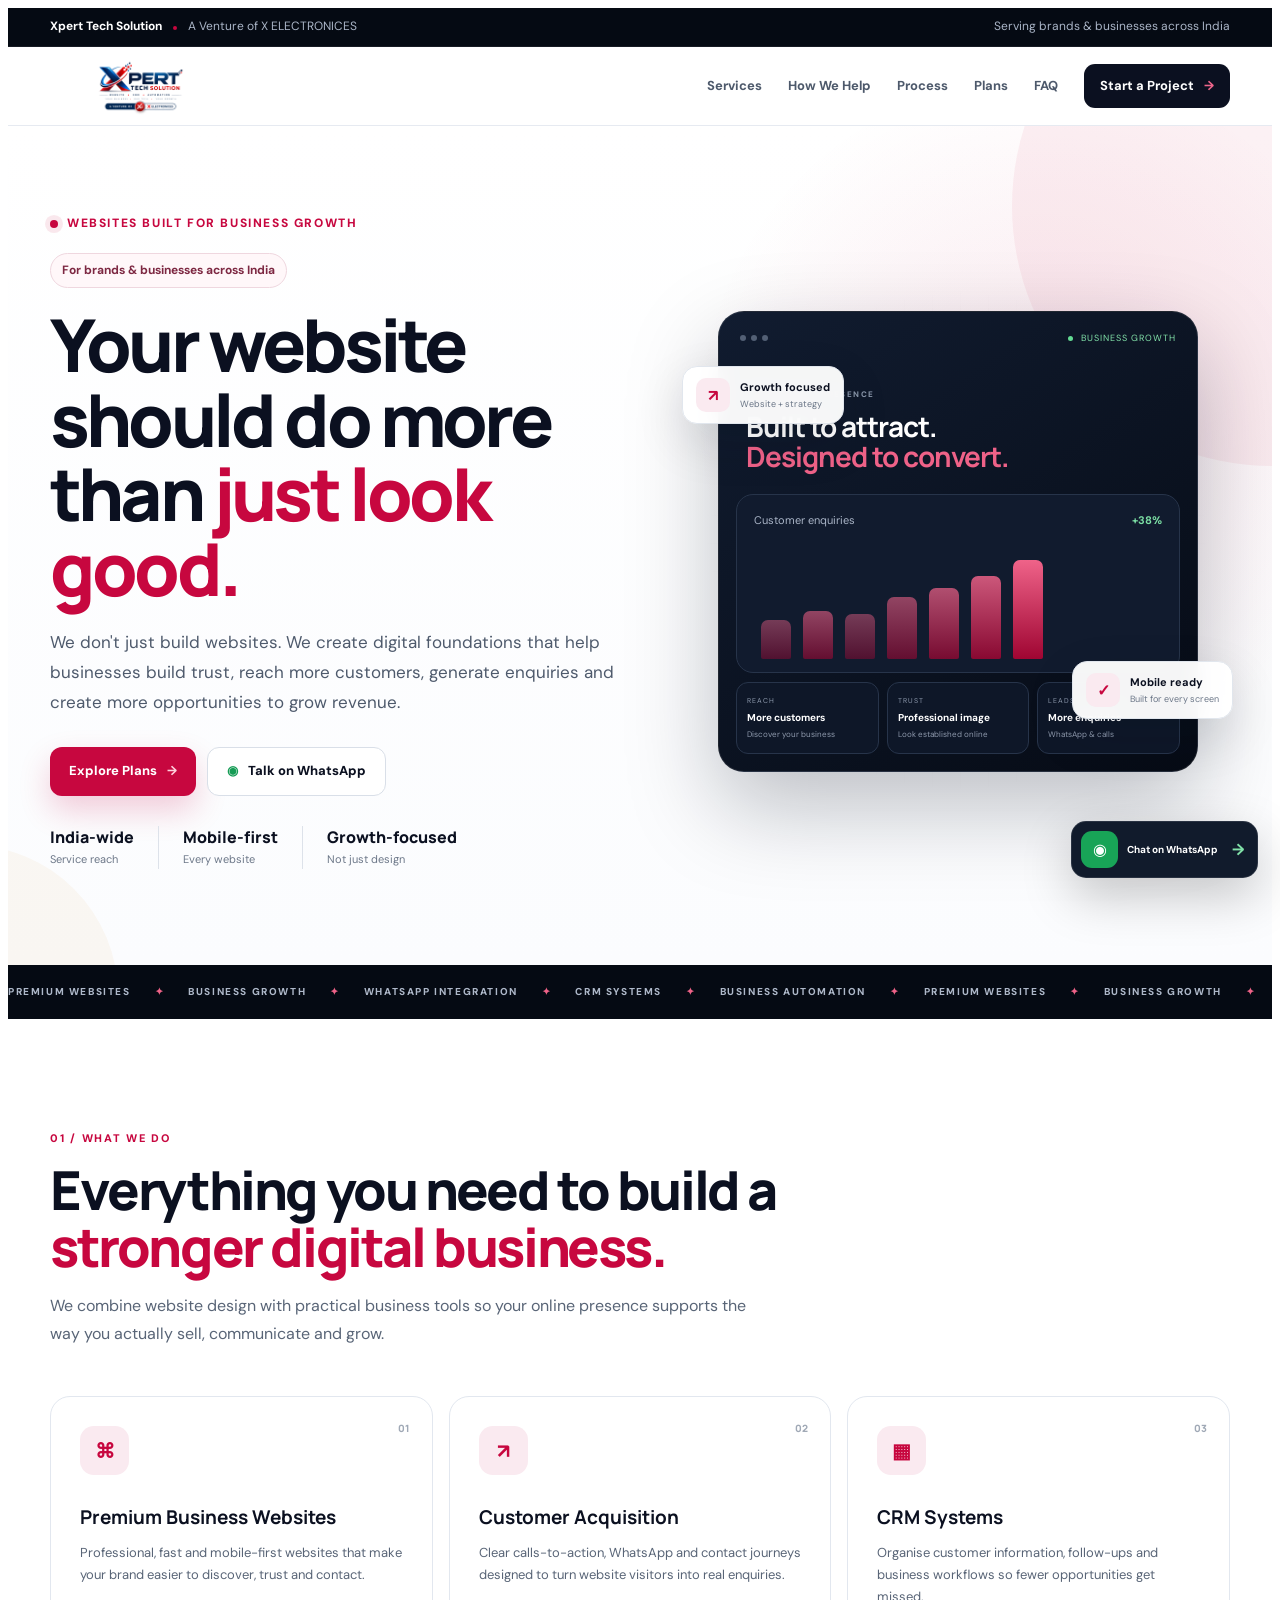
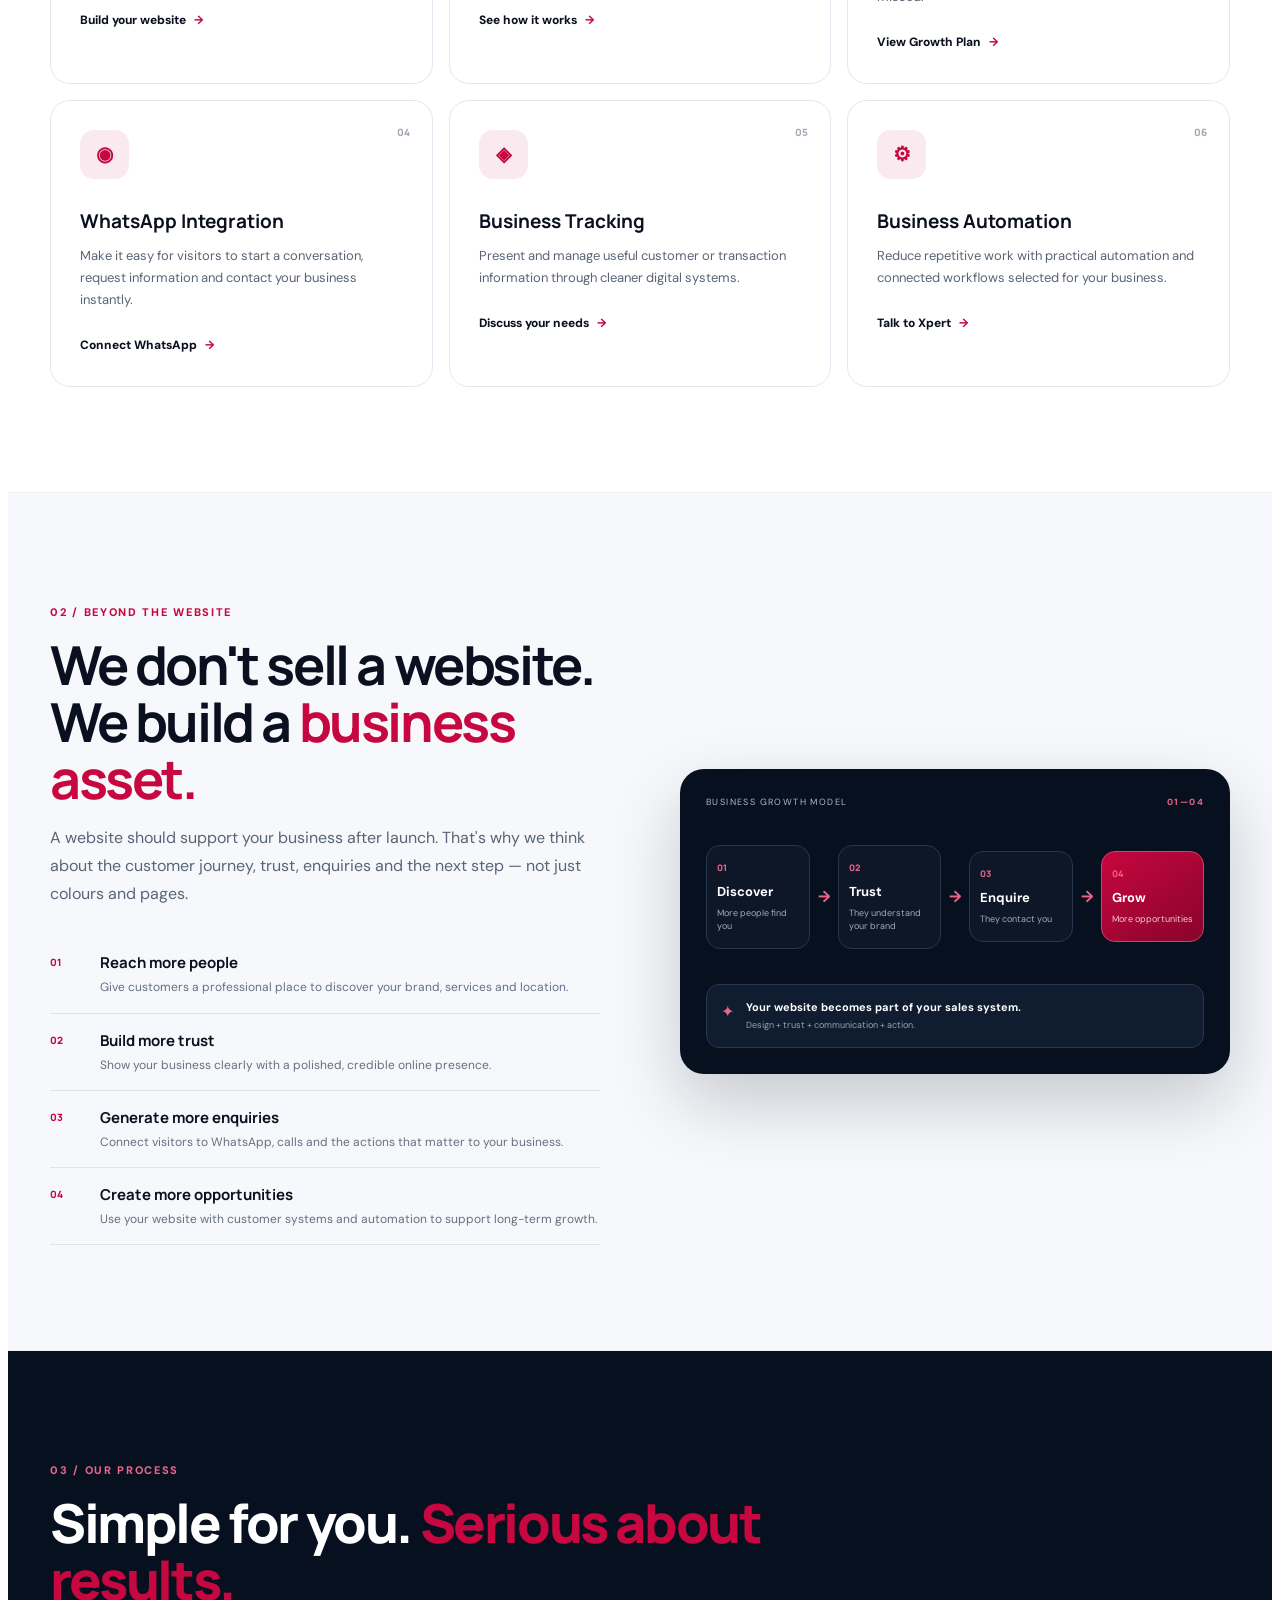
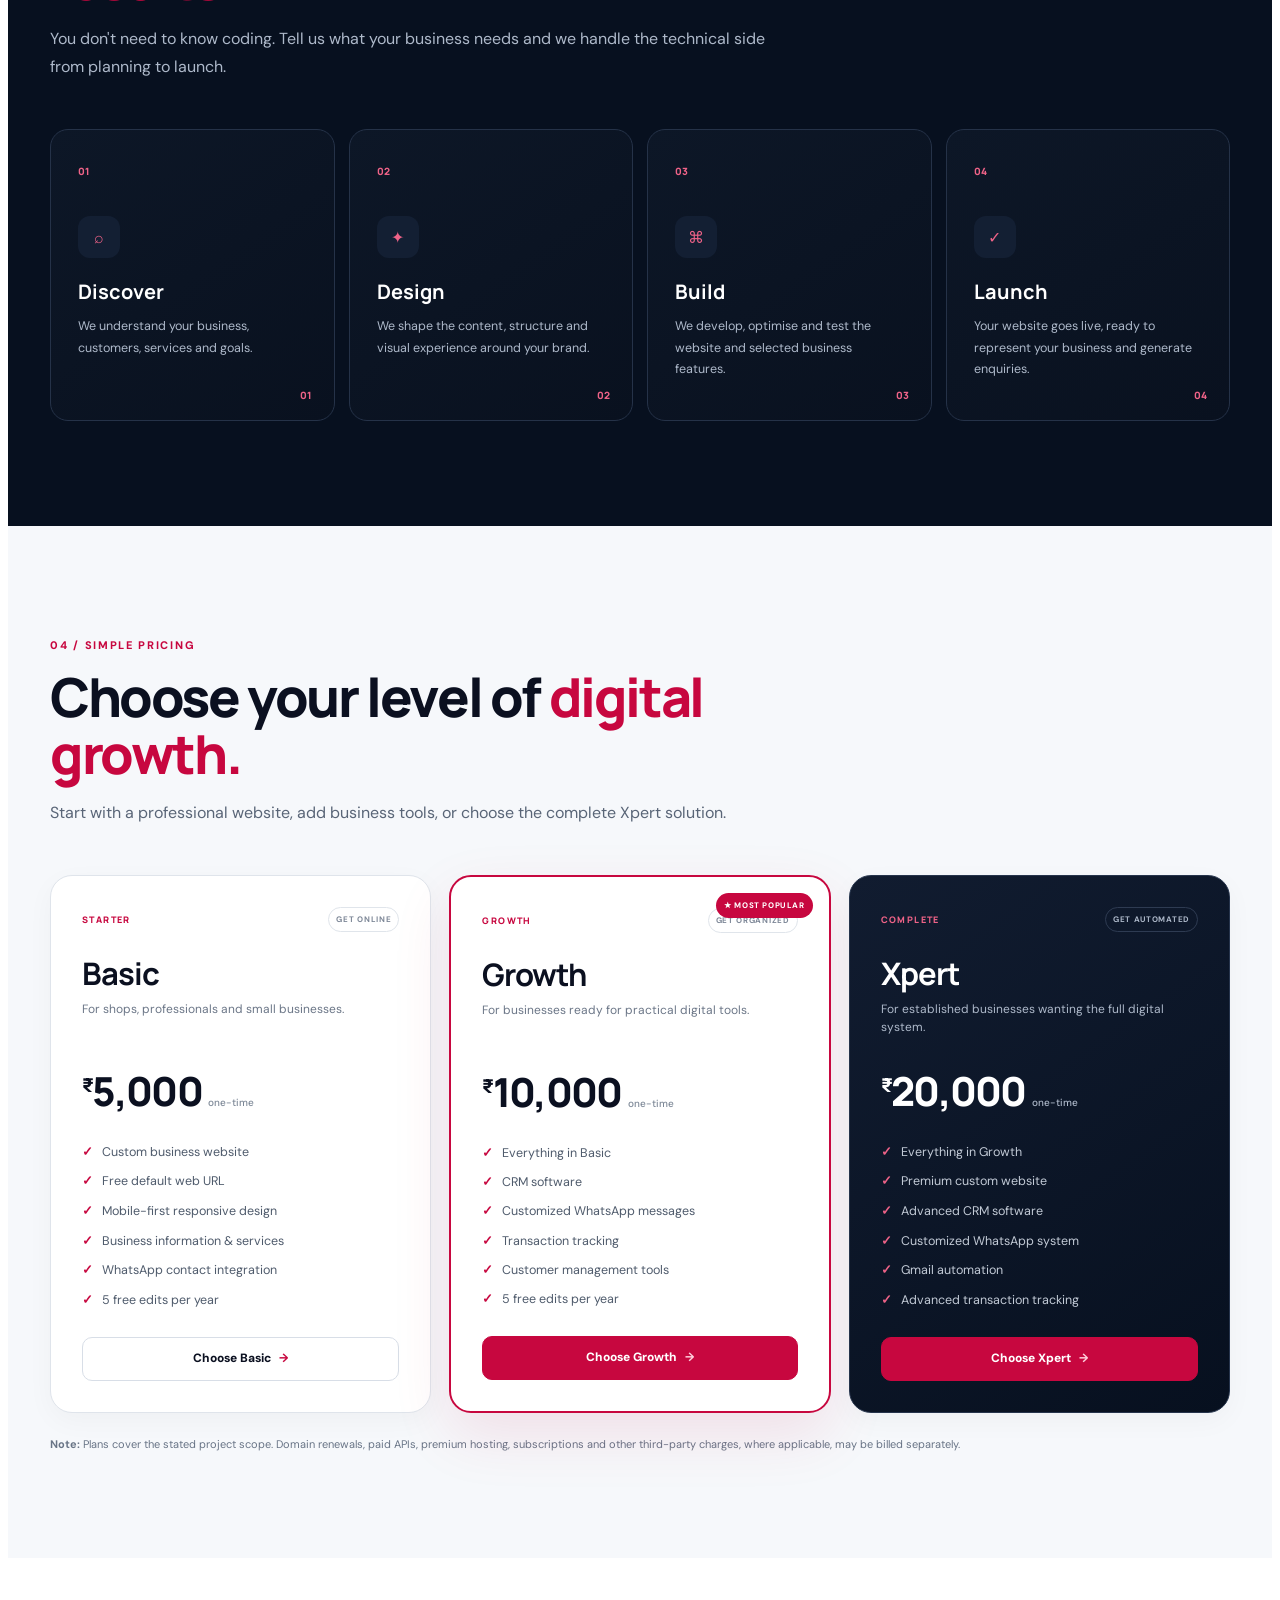
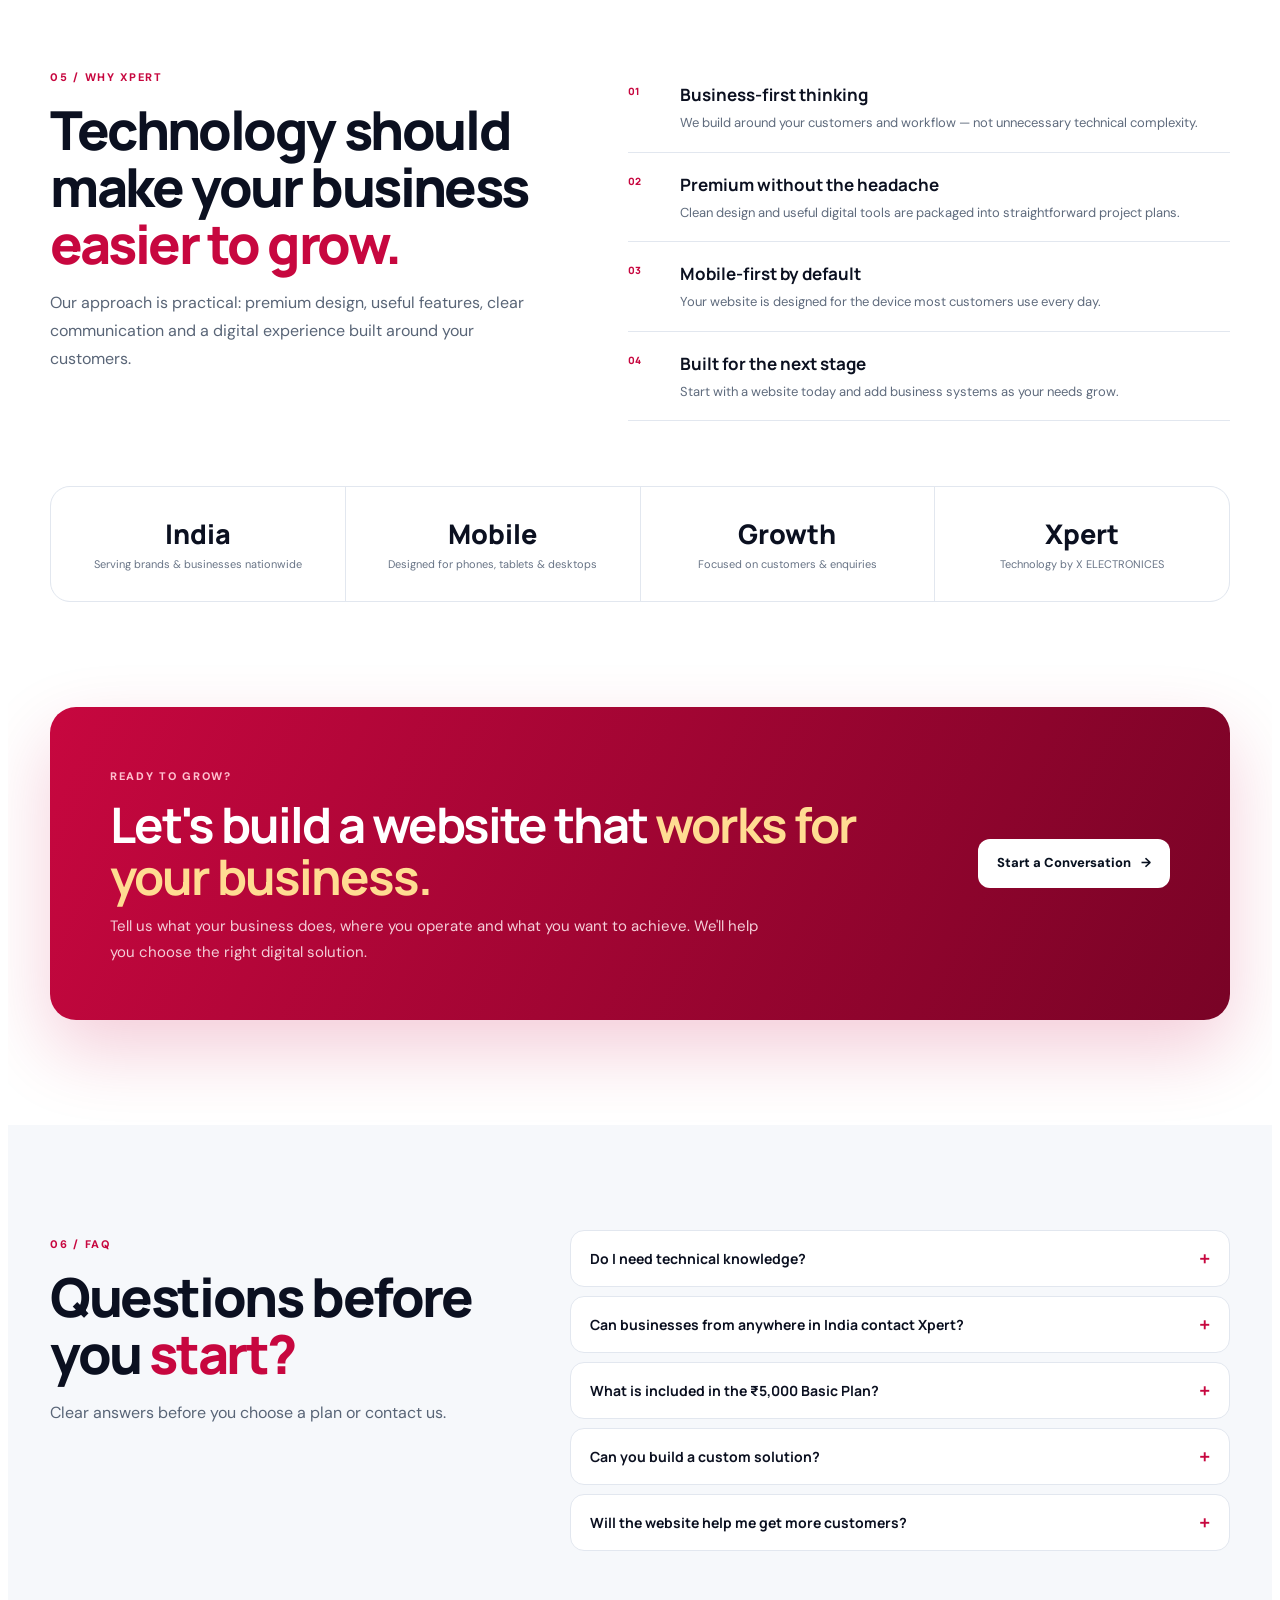
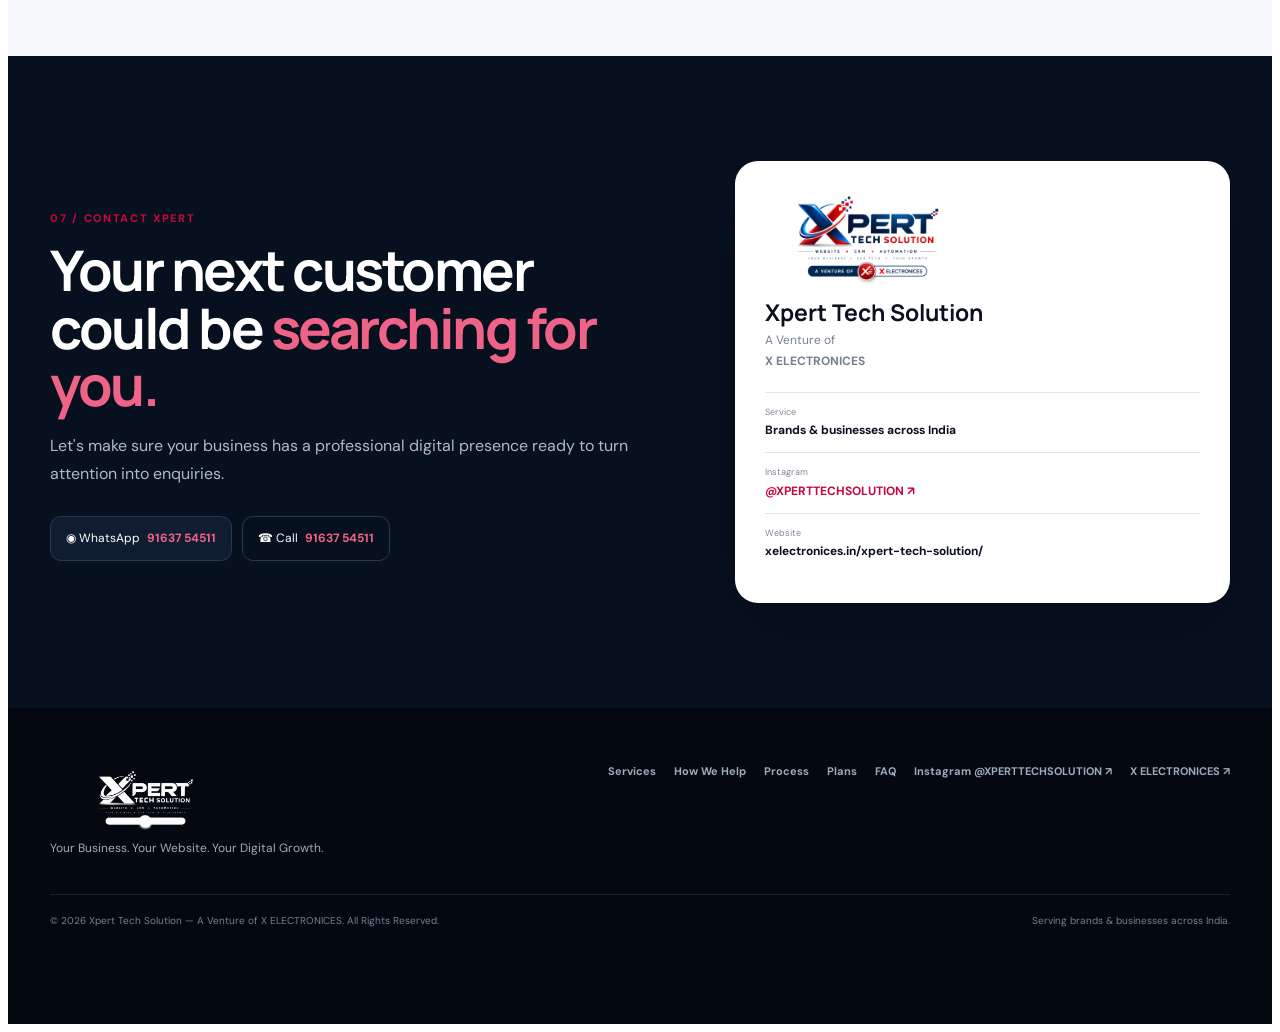
<file: xpert-tech-solution/index.html>
<!doctype html>
<html lang="en">
<head>
  <meta charset="utf-8">
  <meta name="viewport" content="width=device-width, initial-scale=1">
  <title>Xpert Tech Solution | Websites That Help Businesses Grow</title>
  <meta name="description" content="Xpert Tech Solution, a venture of X ELECTRONICES, creates premium business websites and digital systems for brands and businesses across India to reach more customers, generate enquiries and grow.">
  <meta name="keywords" content="website development India, business website India, premium website design, CRM, WhatsApp business website, business automation, Xpert Tech Solution">
  <meta name="author" content="Xpert Tech Solution — A Venture of X ELECTRONICES">
  <meta name="robots" content="index, follow">
  <meta name="theme-color" content="#07101f">
  <link rel="canonical" href="https://xelectronices.in/xpert-tech-solution/">
  <link rel="icon" href="favicon.png">
  <link rel="preconnect" href="https://fonts.googleapis.com">
  <link rel="preconnect" href="https://fonts.gstatic.com" crossorigin>
  <link href="https://fonts.googleapis.com/css2?family=DM+Sans:wght@400;500;600;700&family=Manrope:wght@600;700;800&display=swap" rel="stylesheet">
  <meta property="og:title" content="Xpert Tech Solution | Websites That Help Businesses Grow">
  <meta property="og:description" content="Premium websites and digital systems for brands and businesses across India.">
  <meta property="og:url" content="https://xelectronices.in/xpert-tech-solution/">
  <link rel="stylesheet" href="style.css">
</head>

<body>
<div id="xpert-page">
  <div class="xpert-progress" id="xpertProgress"></div>

  <div class="xpert-topbar">
    <div class="xpert-container xpert-topbar-inner">
      <span><strong>Xpert Tech Solution</strong> <i></i> A Venture of X ELECTRONICES</span>
      <span>Serving brands &amp; businesses across India</span>
    </div>
  </div>

  <header class="xpert-header" id="xpertHeader">
    <div class="xpert-container xpert-nav">
      <a class="xpert-logo" href="#home" aria-label="Xpert Tech Solution">
        <img src="xpert-tech-solution-logo.png" alt="Xpert Tech Solution">
      </a>

      <button class="xpert-menu-btn" id="xpertMenuBtn" aria-label="Open menu" aria-expanded="false">
        <span></span><span></span><span></span>
      </button>

      <nav class="xpert-desktop-nav" aria-label="Main navigation">
        <a href="#services">Services</a>
        <a href="#growth">How We Help</a>
        <a href="#process">Process</a>
        <a href="#plans">Plans</a>
        <a href="#faq">FAQ</a>
        <a class="xpert-nav-cta" href="https://wa.me/919163754511?text=Hello%20Xpert%20Tech%20Solution%2C%20I%20want%20to%20discuss%20a%20website%20for%20my%20business." target="_blank" rel="noopener">Start a Project <b>→</b></a>
      </nav>
    </div>

    <div class="xpert-mobile-nav" id="xpertMobileNav">
      <a href="#services">Services</a>
      <a href="#growth">How We Help</a>
      <a href="#process">Process</a>
      <a href="#plans">Plans</a>
      <a href="#faq">FAQ</a>
      <a href="#contact">Contact</a>
      <a class="xpert-mobile-cta" href="https://wa.me/919163754511?text=Hello%20Xpert%20Tech%20Solution%2C%20I%20want%20to%20discuss%20a%20website%20for%20my%20business." target="_blank" rel="noopener">WhatsApp Us <b>→</b></a>
    </div>
  </header>

  <main>
    <!-- HERO -->
    <section class="xpert-hero" id="home">
      <div class="xpert-hero-orb xpert-orb-one"></div>
      <div class="xpert-hero-orb xpert-orb-two"></div>
      <div class="xpert-container xpert-hero-grid">
        <div class="xpert-hero-copy xpert-reveal">
          <div class="xpert-eyebrow"><span></span> Websites built for business growth</div>
          <div class="xpert-hero-chip">For brands &amp; businesses across India</div>
          <h1>Your website should do more than <em>just look good.</em></h1>
          <p class="xpert-hero-text">We don't just build websites. We create digital foundations that help businesses build trust, reach more customers, generate enquiries and create more opportunities to grow revenue.</p>

          <div class="xpert-actions">
            <a class="xpert-btn xpert-btn-primary" href="#plans">Explore Plans <b>→</b></a>
            <a class="xpert-btn xpert-btn-outline" href="https://wa.me/919163754511?text=Hello%20Xpert%20Tech%20Solution%2C%20I%20want%20to%20grow%20my%20business%20with%20a%20professional%20website." target="_blank" rel="noopener"><span>◉</span> Talk on WhatsApp</a>
          </div>

          <div class="xpert-hero-proof">
            <div><strong>India-wide</strong><span>Service reach</span></div>
            <div><strong>Mobile-first</strong><span>Every website</span></div>
            <div><strong>Growth-focused</strong><span>Not just design</span></div>
          </div>
        </div>

        <div class="xpert-hero-visual xpert-reveal">
          <div class="xpert-grid-pattern"></div>
          <div class="xpert-dashboard">
            <div class="xpert-dashboard-top">
              <div class="xpert-dots"><i></i><i></i><i></i></div>
              <span class="xpert-live"><b></b> BUSINESS GROWTH</span>
            </div>
            <div class="xpert-dashboard-title">
              <small>YOUR DIGITAL PRESENCE</small>
              <h2>Built to attract.<br><em>Designed to convert.</em></h2>
            </div>
            <div class="xpert-dashboard-chart">
              <div class="xpert-chart-head"><span>Customer enquiries</span><b>+38%</b></div>
              <div class="xpert-bars">
                <i style="height:34%"></i><i style="height:42%"></i><i style="height:39%"></i><i style="height:54%"></i><i style="height:62%"></i><i style="height:72%"></i><i style="height:86%"></i>
              </div>
            </div>
            <div class="xpert-dashboard-cards">
              <div><small>REACH</small><strong>More customers</strong><span>Discover your business</span></div>
              <div><small>TRUST</small><strong>Professional image</strong><span>Look established online</span></div>
              <div><small>LEADS</small><strong>More enquiries</strong><span>WhatsApp &amp; calls</span></div>
            </div>
          </div>
          <div class="xpert-float-card xpert-float-one"><span>↗</span><div><b>Growth focused</b><small>Website + strategy</small></div></div>
          <div class="xpert-float-card xpert-float-two"><span>✓</span><div><b>Mobile ready</b><small>Built for every screen</small></div></div>
        </div>
      </div>
    </section>

    <div class="xpert-marquee">
      <div class="xpert-marquee-track">
        <span>PREMIUM WEBSITES</span><b>✦</b><span>BUSINESS GROWTH</span><b>✦</b><span>WHATSAPP INTEGRATION</span><b>✦</b><span>CRM SYSTEMS</span><b>✦</b><span>BUSINESS AUTOMATION</span><b>✦</b>
        <span>PREMIUM WEBSITES</span><b>✦</b><span>BUSINESS GROWTH</span><b>✦</b><span>WHATSAPP INTEGRATION</span><b>✦</b><span>CRM SYSTEMS</span><b>✦</b><span>BUSINESS AUTOMATION</span><b>✦</b>
      </div>
    </div>

    <!-- SERVICES -->
    <section class="xpert-section" id="services">
      <div class="xpert-container">
        <div class="xpert-heading xpert-reveal">
          <span class="xpert-kicker">01 / WHAT WE DO</span>
          <h2>Everything you need to build a <span>stronger digital business.</span></h2>
          <p>We combine website design with practical business tools so your online presence supports the way you actually sell, communicate and grow.</p>
        </div>

        <div class="xpert-service-grid">
          <article class="xpert-service xpert-reveal">
            <div class="xpert-service-icon">⌘</div><small>01</small>
            <h3>Premium Business Websites</h3>
            <p>Professional, fast and mobile-first websites that make your brand easier to discover, trust and contact.</p>
            <a href="#contact">Build your website <b>→</b></a>
          </article>
          <article class="xpert-service xpert-reveal">
            <div class="xpert-service-icon">↗</div><small>02</small>
            <h3>Customer Acquisition</h3>
            <p>Clear calls-to-action, WhatsApp and contact journeys designed to turn website visitors into real enquiries.</p>
            <a href="#growth">See how it works <b>→</b></a>
          </article>
          <article class="xpert-service xpert-reveal">
            <div class="xpert-service-icon">▦</div><small>03</small>
            <h3>CRM Systems</h3>
            <p>Organise customer information, follow-ups and business workflows so fewer opportunities get missed.</p>
            <a href="#plans">View Growth Plan <b>→</b></a>
          </article>
          <article class="xpert-service xpert-reveal">
            <div class="xpert-service-icon">◉</div><small>04</small>
            <h3>WhatsApp Integration</h3>
            <p>Make it easy for visitors to start a conversation, request information and contact your business instantly.</p>
            <a href="#contact">Connect WhatsApp <b>→</b></a>
          </article>
          <article class="xpert-service xpert-reveal">
            <div class="xpert-service-icon">◈</div><small>05</small>
            <h3>Business Tracking</h3>
            <p>Present and manage useful customer or transaction information through cleaner digital systems.</p>
            <a href="#contact">Discuss your needs <b>→</b></a>
          </article>
          <article class="xpert-service xpert-reveal">
            <div class="xpert-service-icon">⚙</div><small>06</small>
            <h3>Business Automation</h3>
            <p>Reduce repetitive work with practical automation and connected workflows selected for your business.</p>
            <a href="#contact">Talk to Xpert <b>→</b></a>
          </article>
        </div>
      </div>
    </section>

    <!-- GROWTH -->
    <section class="xpert-growth" id="growth">
      <div class="xpert-container xpert-growth-grid">
        <div class="xpert-growth-copy xpert-reveal">
          <span class="xpert-kicker">02 / BEYOND THE WEBSITE</span>
          <h2>We don't sell a website. We build a <span>business asset.</span></h2>
          <p>A website should support your business after launch. That's why we think about the customer journey, trust, enquiries and the next step — not just colours and pages.</p>

          <div class="xpert-growth-points">
            <div><span>01</span><div><h3>Reach more people</h3><p>Give customers a professional place to discover your brand, services and location.</p></div></div>
            <div><span>02</span><div><h3>Build more trust</h3><p>Show your business clearly with a polished, credible online presence.</p></div></div>
            <div><span>03</span><div><h3>Generate more enquiries</h3><p>Connect visitors to WhatsApp, calls and the actions that matter to your business.</p></div></div>
            <div><span>04</span><div><h3>Create more opportunities</h3><p>Use your website with customer systems and automation to support long-term growth.</p></div></div>
          </div>
        </div>

        <div class="xpert-growth-visual xpert-reveal">
          <div class="xpert-growth-card">
            <div class="xpert-growth-card-top"><span>BUSINESS GROWTH MODEL</span><b>01—04</b></div>
            <div class="xpert-growth-flow">
              <div><i>01</i><strong>Discover</strong><small>More people find you</small></div>
              <b>→</b>
              <div><i>02</i><strong>Trust</strong><small>They understand your brand</small></div>
              <b>→</b>
              <div><i>03</i><strong>Enquire</strong><small>They contact you</small></div>
              <b>→</b>
              <div class="xpert-flow-final"><i>04</i><strong>Grow</strong><small>More opportunities</small></div>
            </div>
            <div class="xpert-growth-note"><span>✦</span><div><strong>Your website becomes part of your sales system.</strong><small>Design + trust + communication + action.</small></div></div>
          </div>
        </div>
      </div>
    </section>

    <!-- PROCESS -->
    <section class="xpert-process" id="process">
      <div class="xpert-container">
        <div class="xpert-heading xpert-heading-dark xpert-reveal">
          <span class="xpert-kicker">03 / OUR PROCESS</span>
          <h2>Simple for you. <span>Serious about results.</span></h2>
          <p>You don't need to know coding. Tell us what your business needs and we handle the technical side from planning to launch.</p>
        </div>

        <div class="xpert-process-grid">
          <article class="xpert-process-card xpert-reveal"><span>01</span><div class="xpert-process-icon">⌕</div><h3>Discover</h3><p>We understand your business, customers, services and goals.</p><b>01</b></article>
          <article class="xpert-process-card xpert-reveal"><span>02</span><div class="xpert-process-icon">✦</div><h3>Design</h3><p>We shape the content, structure and visual experience around your brand.</p><b>02</b></article>
          <article class="xpert-process-card xpert-reveal"><span>03</span><div class="xpert-process-icon">⌘</div><h3>Build</h3><p>We develop, optimise and test the website and selected business features.</p><b>03</b></article>
          <article class="xpert-process-card xpert-reveal"><span>04</span><div class="xpert-process-icon">✓</div><h3>Launch</h3><p>Your website goes live, ready to represent your business and generate enquiries.</p><b>04</b></article>
        </div>
      </div>
    </section>

    <!-- PLANS -->
    <section class="xpert-section xpert-plans-section" id="plans">
      <div class="xpert-container">
        <div class="xpert-heading xpert-reveal">
          <span class="xpert-kicker">04 / SIMPLE PRICING</span>
          <h2>Choose your level of <span>digital growth.</span></h2>
          <p>Start with a professional website, add business tools, or choose the complete Xpert solution.</p>
        </div>

        <div class="xpert-plan-grid">
          <article class="xpert-plan xpert-reveal">
            <div class="xpert-plan-head"><span>STARTER</span><b>GET ONLINE</b></div>
            <h3>Basic</h3>
            <p class="xpert-plan-sub">For shops, professionals and small businesses.</p>
            <div class="xpert-price"><sup>₹</sup>5,000 <small>one-time</small></div>
            <ul>
              <li>Custom business website</li>
              <li>Free default web URL</li>
              <li>Mobile-first responsive design</li>
              <li>Business information &amp; services</li>
              <li>WhatsApp contact integration</li>
              <li>5 free edits per year</li>
            </ul>
            <a href="https://wa.me/919163754511?text=Hello%20Xpert%20Tech%20Solution%2C%20I%20am%20interested%20in%20the%20Basic%20Plan%20%E2%82%B95%2C000." target="_blank" rel="noopener">Choose Basic <b>→</b></a>
          </article>

          <article class="xpert-plan xpert-plan-featured xpert-reveal">
            <div class="xpert-popular">★ MOST POPULAR</div>
            <div class="xpert-plan-head"><span>GROWTH</span><b>GET ORGANIZED</b></div>
            <h3>Growth</h3>
            <p class="xpert-plan-sub">For businesses ready for practical digital tools.</p>
            <div class="xpert-price"><sup>₹</sup>10,000 <small>one-time</small></div>
            <ul>
              <li>Everything in Basic</li>
              <li>CRM software</li>
              <li>Customized WhatsApp messages</li>
              <li>Transaction tracking</li>
              <li>Customer management tools</li>
              <li>5 free edits per year</li>
            </ul>
            <a href="https://wa.me/919163754511?text=Hello%20Xpert%20Tech%20Solution%2C%20I%20am%20interested%20in%20the%20Growth%20Plan%20%E2%82%B910%2C000." target="_blank" rel="noopener">Choose Growth <b>→</b></a>
          </article>

          <article class="xpert-plan xpert-plan-dark xpert-reveal">
            <div class="xpert-plan-head"><span>COMPLETE</span><b>GET AUTOMATED</b></div>
            <h3>Xpert</h3>
            <p class="xpert-plan-sub">For established businesses wanting the full digital system.</p>
            <div class="xpert-price"><sup>₹</sup>20,000 <small>one-time</small></div>
            <ul>
              <li>Everything in Growth</li>
              <li>Premium custom website</li>
              <li>Advanced CRM software</li>
              <li>Customized WhatsApp system</li>
              <li>Gmail automation</li>
              <li>Advanced transaction tracking</li>
            </ul>
            <a href="https://wa.me/919163754511?text=Hello%20Xpert%20Tech%20Solution%2C%20I%20am%20interested%20in%20the%20Xpert%20Plan%20%E2%82%B920%2C000." target="_blank" rel="noopener">Choose Xpert <b>→</b></a>
          </article>
        </div>

        <p class="xpert-pricing-note"><strong>Note:</strong> Plans cover the stated project scope. Domain renewals, paid APIs, premium hosting, subscriptions and other third-party charges, where applicable, may be billed separately.</p>
      </div>
    </section>

    <!-- WHY -->
    <section class="xpert-section" id="why">
      <div class="xpert-container">
        <div class="xpert-two-col">
          <div class="xpert-heading xpert-reveal">
            <span class="xpert-kicker">05 / WHY XPERT</span>
            <h2>Technology should make your business <span>easier to grow.</span></h2>
            <p>Our approach is practical: premium design, useful features, clear communication and a digital experience built around your customers.</p>
          </div>
          <div class="xpert-why-list">
            <div class="xpert-why xpert-reveal"><span>01</span><div><h3>Business-first thinking</h3><p>We build around your customers and workflow — not unnecessary technical complexity.</p></div></div>
            <div class="xpert-why xpert-reveal"><span>02</span><div><h3>Premium without the headache</h3><p>Clean design and useful digital tools are packaged into straightforward project plans.</p></div></div>
            <div class="xpert-why xpert-reveal"><span>03</span><div><h3>Mobile-first by default</h3><p>Your website is designed for the device most customers use every day.</p></div></div>
            <div class="xpert-why xpert-reveal"><span>04</span><div><h3>Built for the next stage</h3><p>Start with a website today and add business systems as your needs grow.</p></div></div>
          </div>
        </div>

        <div class="xpert-stats xpert-reveal">
          <div><strong>India</strong><span>Serving brands &amp; businesses nationwide</span></div>
          <div><strong>Mobile</strong><span>Designed for phones, tablets &amp; desktops</span></div>
          <div><strong>Growth</strong><span>Focused on customers &amp; enquiries</span></div>
          <div><strong>Xpert</strong><span>Technology by X ELECTRONICES</span></div>
        </div>
      </div>
    </section>

    <!-- CTA -->
    <section class="xpert-cta-section">
      <div class="xpert-container">
        <div class="xpert-cta xpert-reveal">
          <div>
            <span class="xpert-kicker">READY TO GROW?</span>
            <h2>Let's build a website that <span>works for your business.</span></h2>
            <p>Tell us what your business does, where you operate and what you want to achieve. We'll help you choose the right digital solution.</p>
          </div>
          <a class="xpert-btn xpert-btn-white" href="https://wa.me/919163754511?text=Hello%20Xpert%20Tech%20Solution%2C%20I%20want%20to%20discuss%20my%20business%20website%20and%20growth%20goals." target="_blank" rel="noopener">Start a Conversation <b>→</b></a>
        </div>
      </div>
    </section>

    <!-- FAQ -->
    <section class="xpert-section xpert-faq-section" id="faq">
      <div class="xpert-container xpert-faq-layout">
        <div class="xpert-heading xpert-reveal">
          <span class="xpert-kicker">06 / FAQ</span>
          <h2>Questions before you <span>start?</span></h2>
          <p>Clear answers before you choose a plan or contact us.</p>
        </div>
        <div class="xpert-faq-list">
          <details class="xpert-faq xpert-reveal"><summary>Do I need technical knowledge?</summary><p>No. You provide your business information and requirements. We handle the website and technical implementation.</p></details>
          <details class="xpert-faq xpert-reveal"><summary>Can businesses from anywhere in India contact Xpert?</summary><p>Yes. Xpert Tech Solution is available for brands and businesses across India. Tell us about your business and your goals and we'll discuss the right solution.</p></details>
          <details class="xpert-faq xpert-reveal"><summary>What is included in the ₹5,000 Basic Plan?</summary><p>A custom business website, free default web URL, responsive design, business information and services, WhatsApp contact integration and 5 free edits per year.</p></details>
          <details class="xpert-faq xpert-reveal"><summary>Can you build a custom solution?</summary><p>Yes. If your business needs a feature, workflow or system beyond the listed plans, contact us. We can discuss a customized project.</p></details>
          <details class="xpert-faq xpert-reveal"><summary>Will the website help me get more customers?</summary><p>A website cannot guarantee a specific number of customers or profit. Our goal is to create a professional, conversion-focused digital presence that makes it easier for customers to discover, trust and contact your business.</p></details>
        </div>
      </div>
    </section>

    <!-- CONTACT -->
    <section class="xpert-contact" id="contact">
      <div class="xpert-container xpert-contact-grid">
        <div class="xpert-contact-copy xpert-reveal">
          <span class="xpert-kicker">07 / CONTACT XPERT</span>
          <h2>Your next customer could be <span>searching for you.</span></h2>
          <p>Let's make sure your business has a professional digital presence ready to turn attention into enquiries.</p>
          <div class="xpert-contact-actions">
            <a href="https://wa.me/919163754511?text=Hello%20Xpert%20Tech%20Solution%2C%20I%20want%20to%20discuss%20a%20website%20for%20my%20business." target="_blank" rel="noopener">◉ WhatsApp <strong>91637 54511</strong></a>
            <a href="tel:+919163754511">☎ Call <strong>91637 54511</strong></a>
          </div>
        </div>

        <div class="xpert-contact-card xpert-reveal">
          <img src="xpert-tech-solution-logo.png" alt="Xpert Tech Solution logo">
          <h3>Xpert Tech Solution</h3>
          <p>A Venture of <strong>X ELECTRONICES</strong></p>
          <div><small>Service</small><strong>Brands &amp; businesses across India</strong></div>
          <div><small>Instagram</small><strong><a href="https://www.instagram.com/xperttechsolution/" target="_blank" rel="noopener">@XPERTTECHSOLUTION ↗</a></strong></div>
          <div><small>Website</small><strong>xelectronices.in/xpert-tech-solution/</strong></div>
        </div>
      </div>
    </section>
  </main>

  <footer class="xpert-footer">
    <div class="xpert-container xpert-footer-top">
      <div>
        <a class="xpert-footer-logo" href="#home"><img src="xpert-tech-solution-logo.png" alt="Xpert Tech Solution"></a>
        <p>Your Business. Your Website. Your Digital Growth.</p>
      </div>
      <div class="xpert-footer-links">
        <a href="#services">Services</a><a href="#growth">How We Help</a><a href="#process">Process</a><a href="#plans">Plans</a><a href="#faq">FAQ</a>
        <a href="https://www.instagram.com/xperttechsolution/" target="_blank" rel="noopener">Instagram @XPERTTECHSOLUTION ↗</a>
        <a href="https://xelectronices.in/" target="_blank" rel="noopener">X ELECTRONICES ↗</a>
      </div>
    </div>
    <div class="xpert-container xpert-footer-bottom">
      <span>© <span id="xpertYear"></span> Xpert Tech Solution — A Venture of X ELECTRONICES. All Rights Reserved.</span>
      <span>Serving brands &amp; businesses across India.</span>
    </div>
  </footer>

  <a class="xpert-whatsapp-float" href="https://wa.me/919163754511?text=Hello%20Xpert%20Tech%20Solution%2C%20I%20want%20to%20grow%20my%20business%20with%20a%20professional%20website." target="_blank" rel="noopener" aria-label="WhatsApp Xpert Tech Solution">
    <span>◉</span><b>Chat on WhatsApp</b><strong>→</strong>
  </a>

  <nav class="xpert-mobile-bottom" aria-label="Mobile quick actions">
    <a href="#home">⌂<small>Home</small></a>
    <a href="#services">◈<small>Services</small></a>
    <a href="#plans" class="xpert-bottom-main">₹<small>Plans</small></a>
    <a href="#contact">✦<small>Contact</small></a>
    <a href="https://wa.me/919163754511?text=Hello%20Xpert%20Tech%20Solution%2C%20I%20want%20to%20discuss%20my%20business." target="_blank" rel="noopener">◉<small>WhatsApp</small></a>
  </nav>
</div>
<script src="script.js"></script>
</body>
</html>
</file>
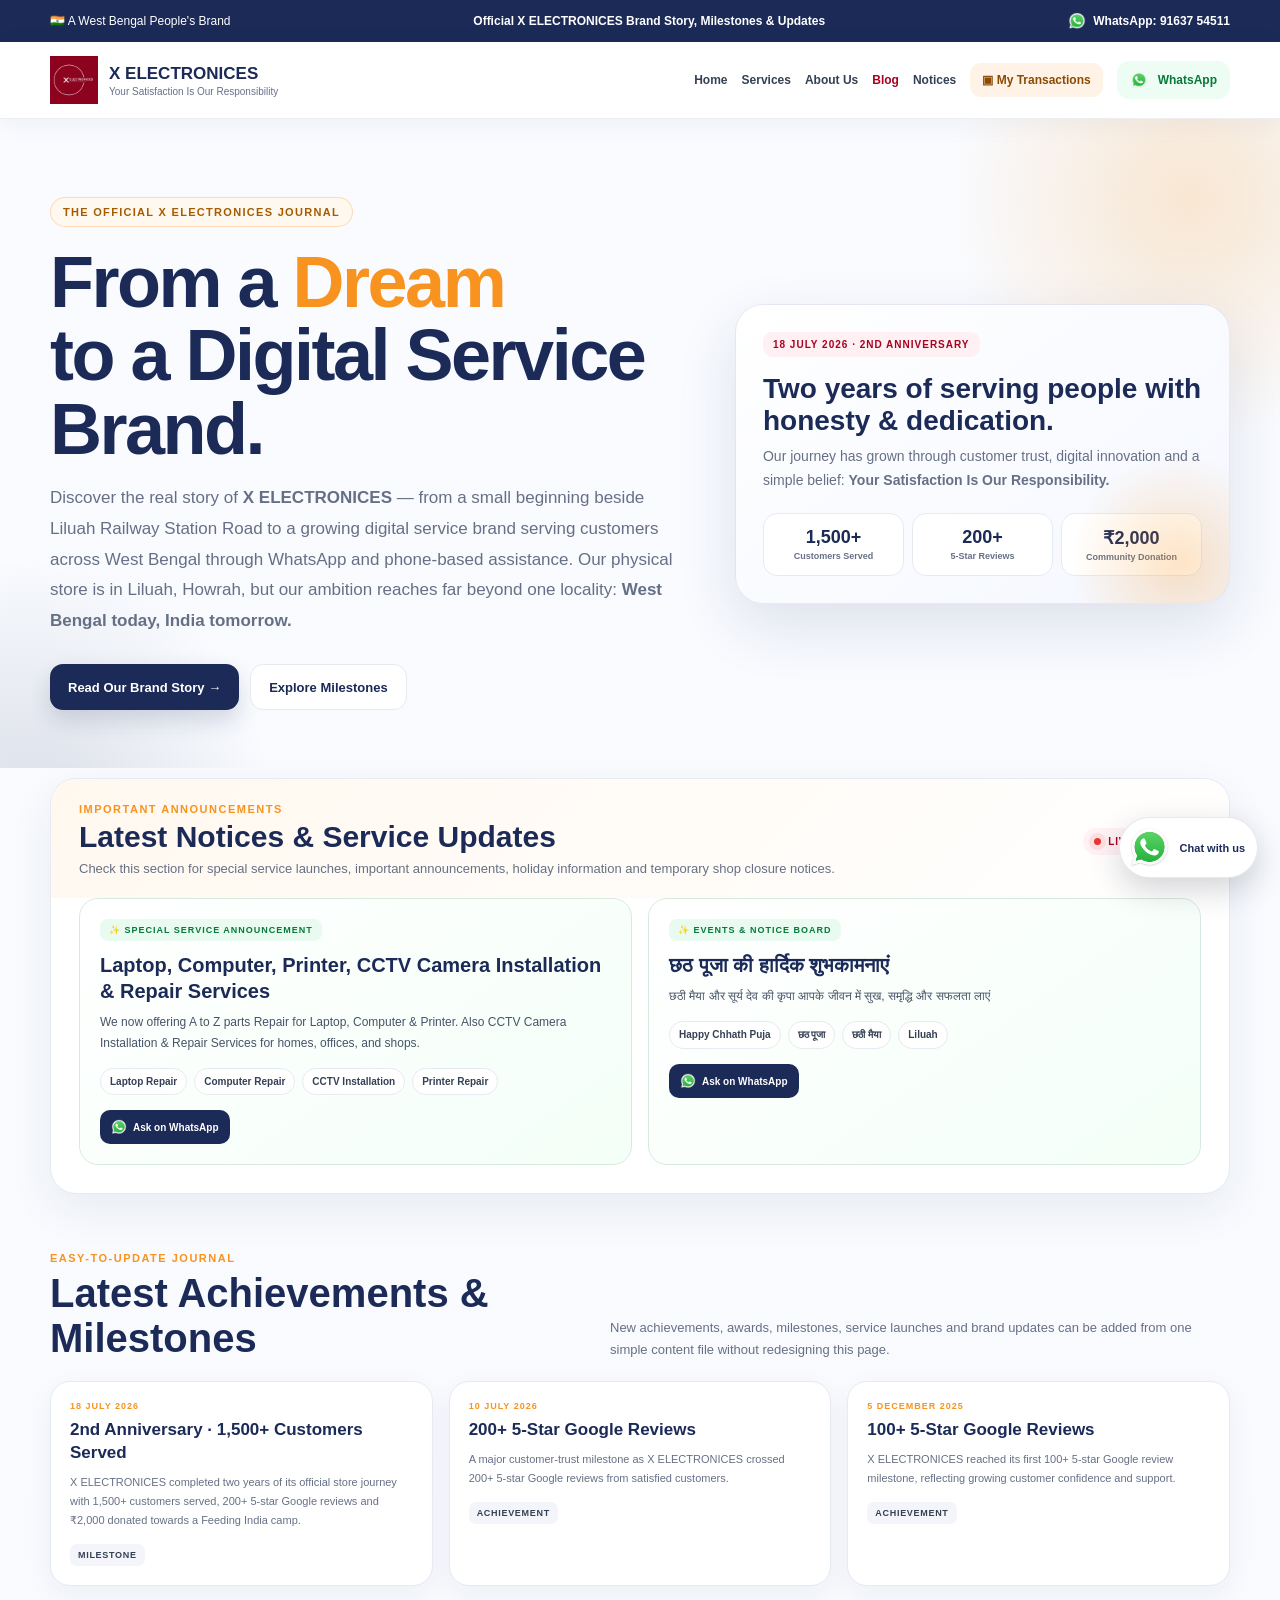
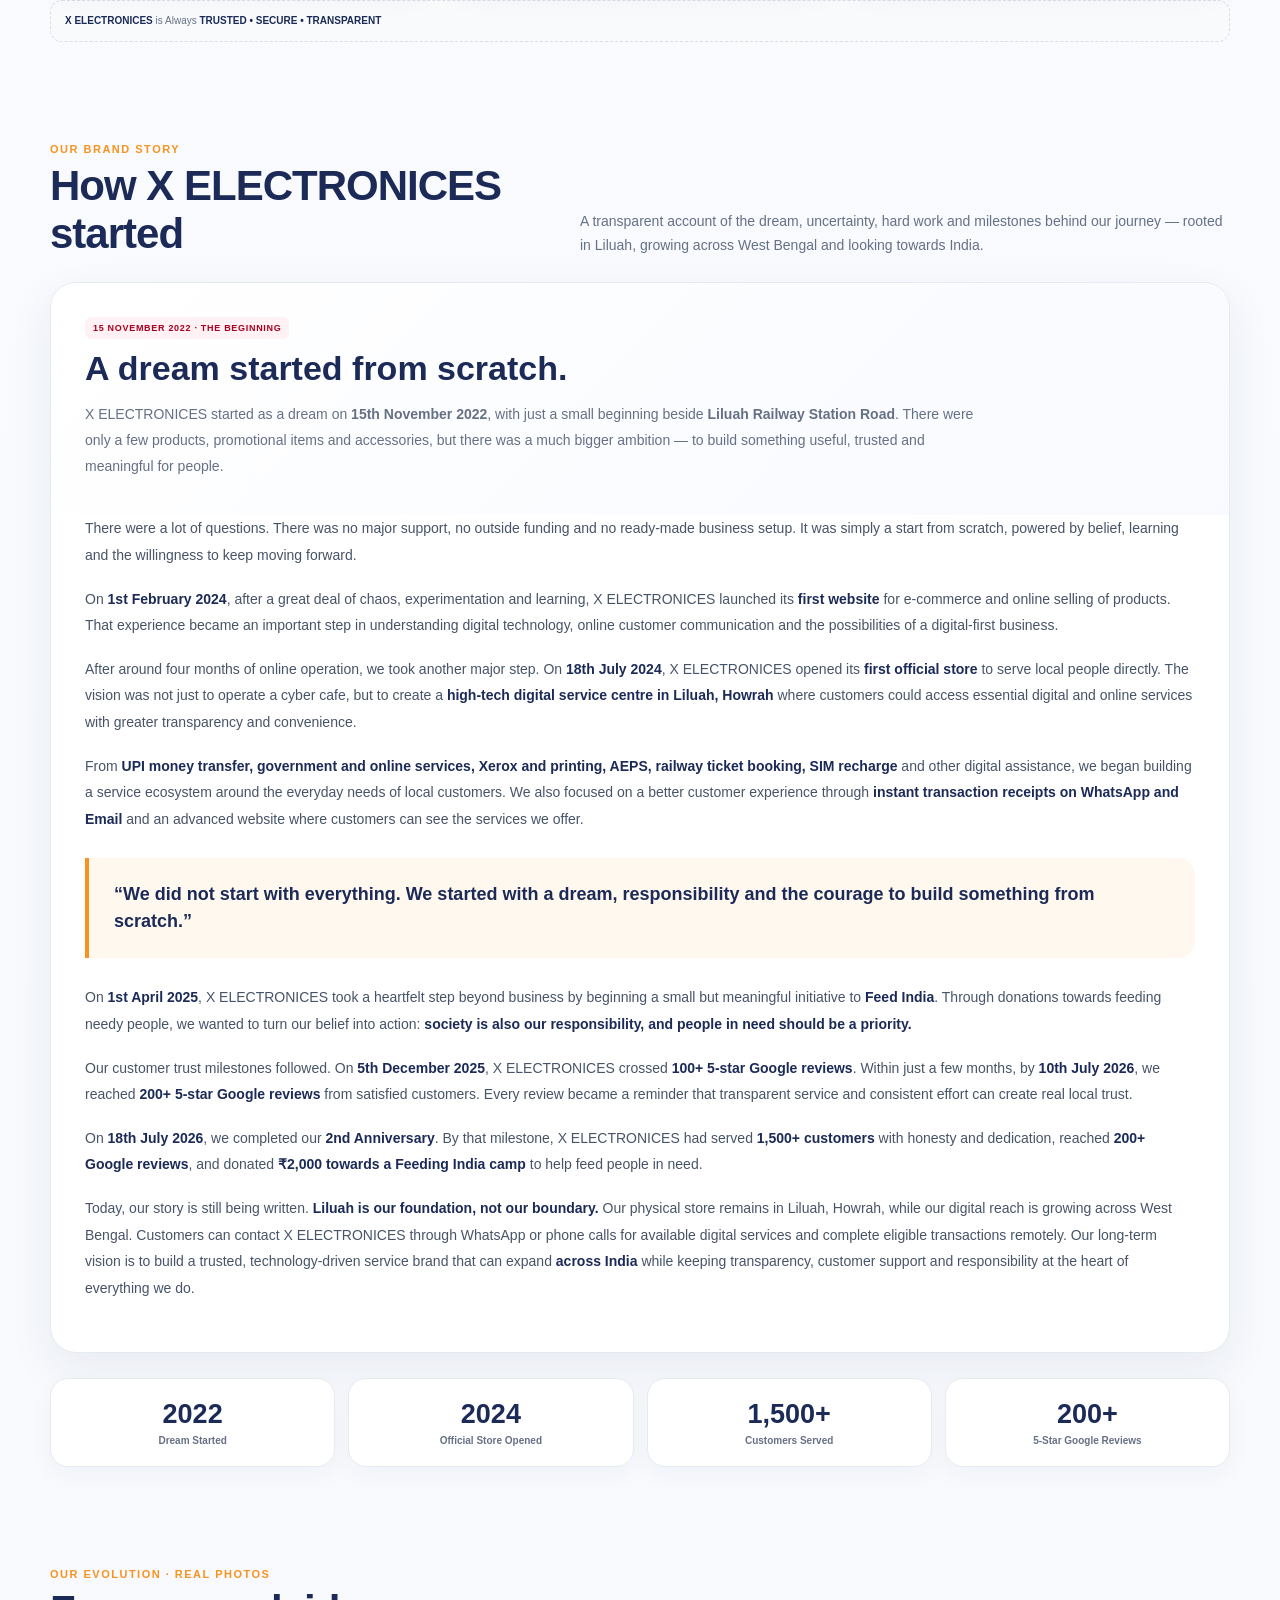
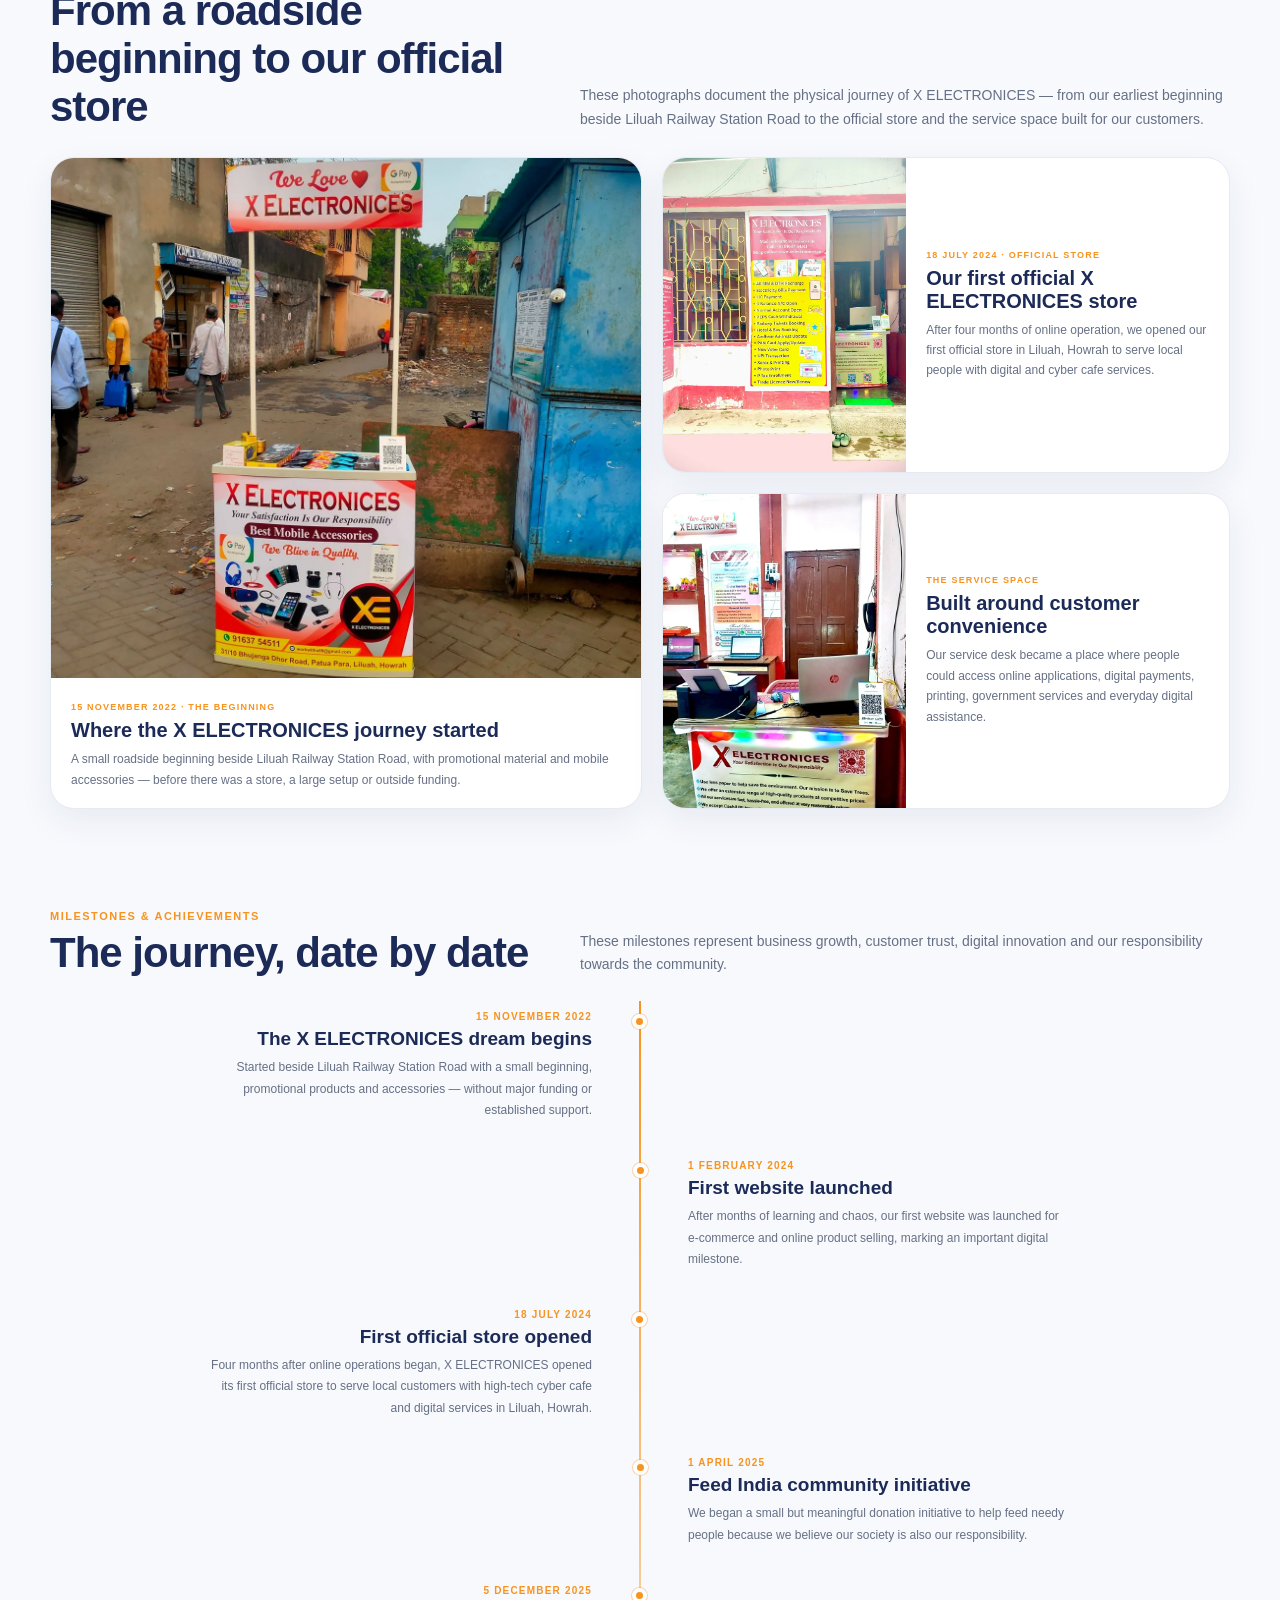
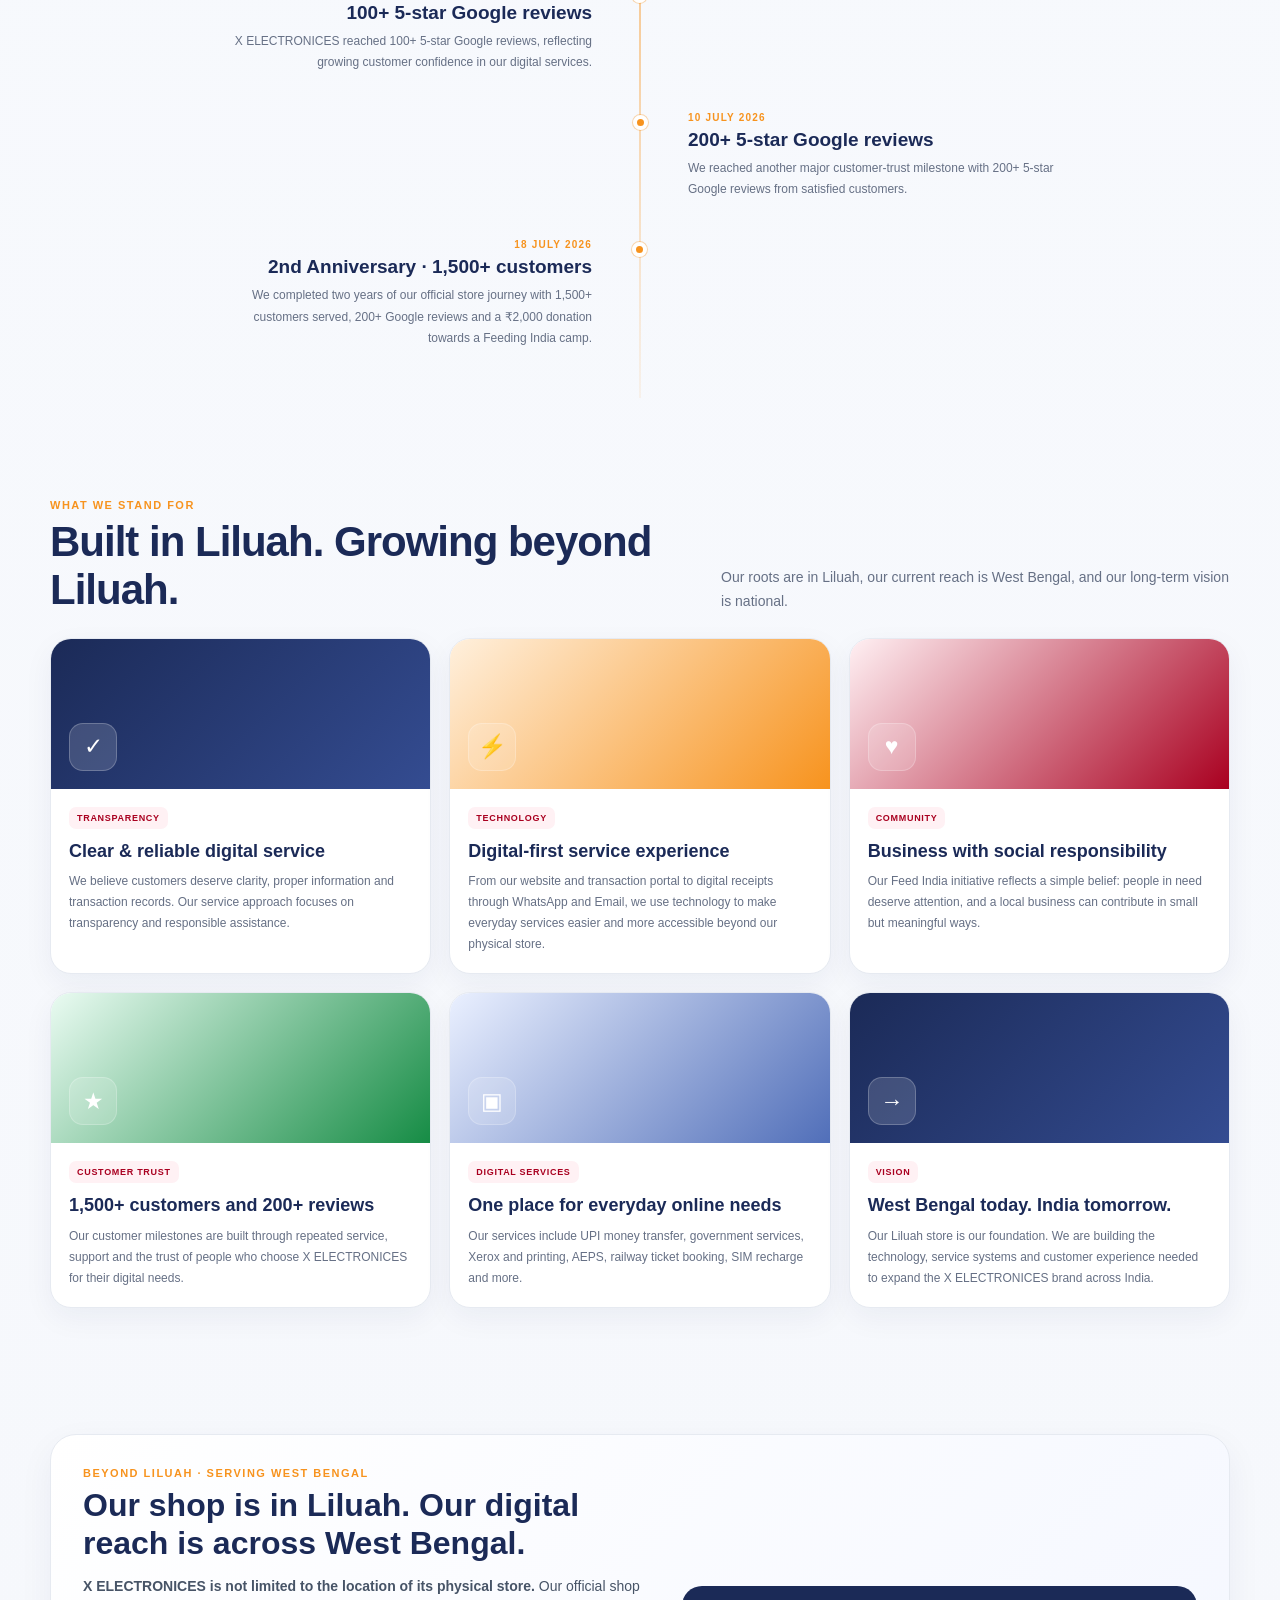
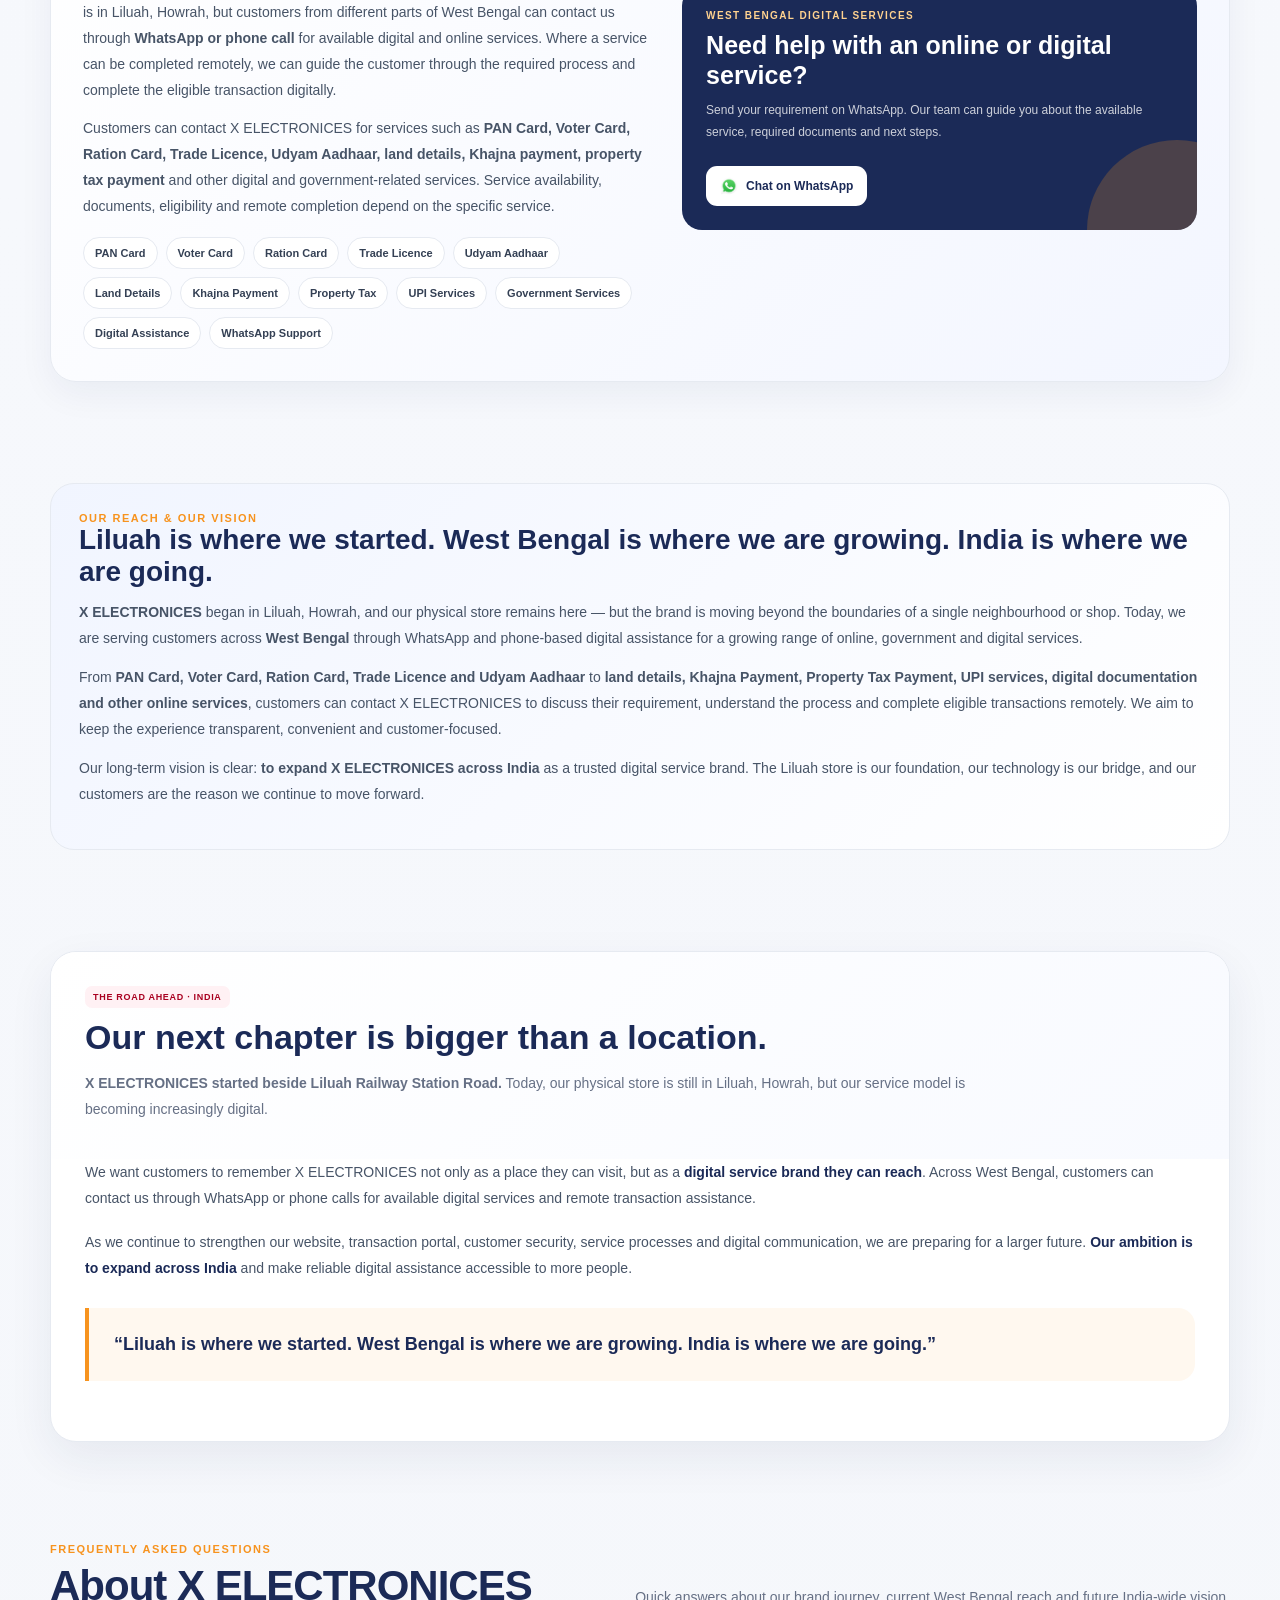
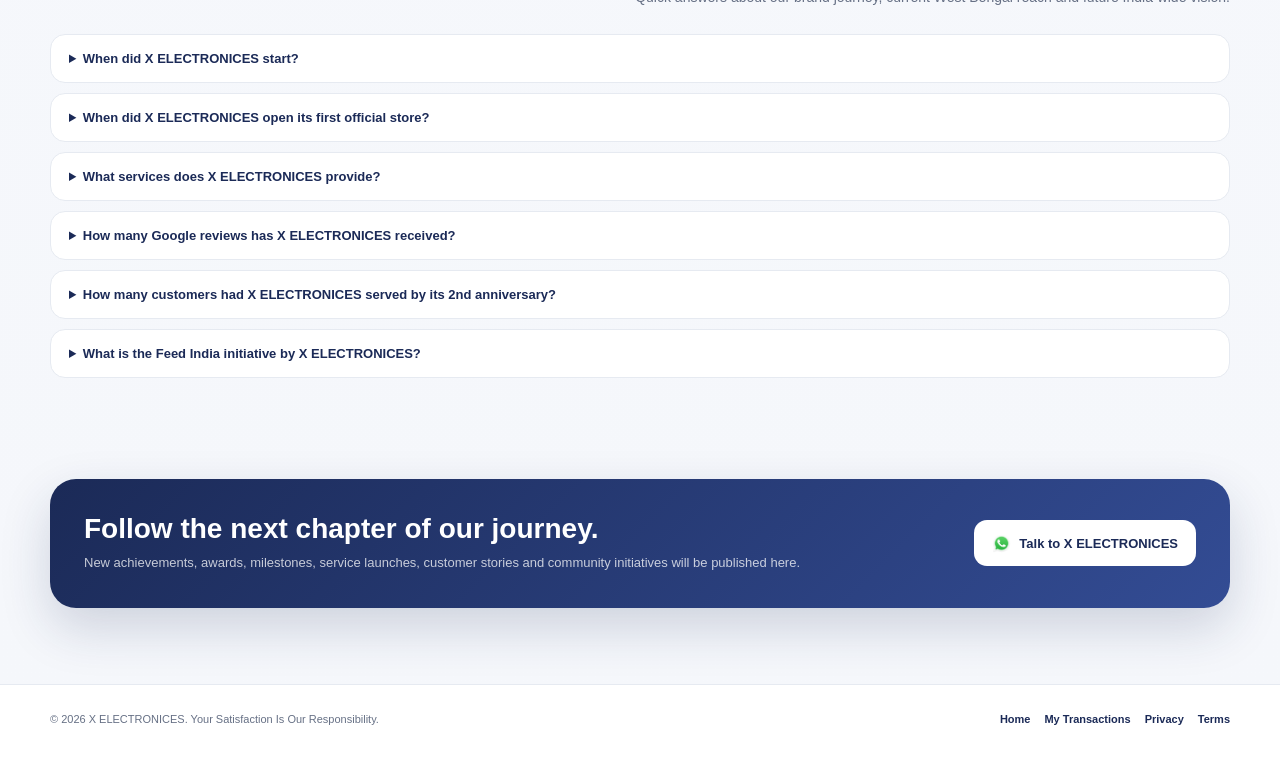
<file: blog.html>
<!DOCTYPE html>
<html lang="en">
<head>
<meta charset="UTF-8">
<meta name="viewport" content="width=device-width, initial-scale=1.0">
  <script async src="https://pagead2.googlesyndication.com/pagead/js/adsbygoogle.js?client=ca-pub-6620121825499237"
     crossorigin="anonymous"></script>
<title>X ELECTRONICES Blog | From Liluah to West Bengal & India | Brand Story & Milestones</title>
<meta name="description" content="Discover the X ELECTRONICES journey from a small beginning beside Liluah Railway Station Road in 2022 to a growing digital service brand serving customers across West Bengal through WhatsApp and phone-based assistance, with a vision to expand across India.">
<meta name="keywords" content="X ELECTRONICES, X ELECTRONICES India, X ELECTRONICES West Bengal, X ELECTRONICES Liluah, X ELECTRONICES Howrah, digital service brand India, digital services West Bengal, online digital services West Bengal, WhatsApp digital services West Bengal, phone based digital assistance West Bengal, digital service centre Liluah, digital service centre Howrah, cyber cafe Liluah, online services Liluah, UPI money transfer, UPI transaction, PAN card service, voter card service, ration card service, trade licence service, Udyam Aadhaar service, land details, Khajna payment, property tax payment, government services, Xerox printing, AEPS, railway ticket booking, SIM recharge, X ELECTRONICES blog, X ELECTRONICES brand story, X ELECTRONICES milestones, X ELECTRONICES achievements, 200+ 5-star Google reviews, 1500+ customers served, India digital service vision">
<meta name="author" content="X ELECTRONICES">
<meta name="news_keywords" content="X ELECTRONICES announcement, Annapurna Yojana application status, Annapurna Yojna status check, digital service West Bengal, shop closure notice, X ELECTRONICES Liluah, X ELECTRONICES Howrah">
<meta name="robots" content="index, follow, max-image-preview:large">
<link rel="canonical" href="https://xelectronices.in/blog.html">
<meta property="og:type" content="article">
<meta property="og:title" content="X ELECTRONICES | From Liluah to West Bengal & India">
<meta property="og:description" content="From a small beginning in Liluah to serving customers across West Bengal through WhatsApp and phone-based digital assistance — and building towards an India-wide vision.">
<meta property="og:url" content="https://xelectronices.in/blog.html">
<meta property="og:site_name" content="X ELECTRONICES">
<meta property="og:image" content="https://xelectronices.in/x-electronices-official-store-liluah-howrah-2024.webp">
<meta property="og:image:alt" content="X ELECTRONICES official store in Liluah, Howrah opened on 18 July 2024">
<link rel="icon" href="favicon.png" type="image/png">
<style>
:root{--navy:#1B2A57;--navy2:#334c94;--orange:#F7931E;--maroon:#a90020;--ink:#172033;--muted:#667085;--bg:#f6f8fc;--line:#e6eaf1;--card:#fff;--wa:#25D366}*{box-sizing:border-box}html{scroll-behavior:smooth}body{margin:0;font-family:Inter,Segoe UI,Arial,sans-serif;color:var(--ink);background:linear-gradient(180deg,#f9fbff 0,#f5f7fb 100%);overflow-x:hidden}a{color:inherit}.container{width:min(1180px,calc(100% - 30px));margin:auto}.topbar{background:var(--navy);color:#fff}.topbar-inner{min-height:42px;display:flex;align-items:center;justify-content:space-between;gap:15px;font-size:12px}.topbar a{text-decoration:none;color:#fff;font-weight:700}.wa-inline-icon{width:18px;height:18px;object-fit:contain;vertical-align:-5px;margin-right:4px}.site-header{position:sticky;top:0;z-index:1000;background:rgba(255,255,255,.94);backdrop-filter:blur(16px);-webkit-backdrop-filter:blur(16px);border-bottom:1px solid rgba(27,42,87,.08);box-shadow:0 5px 25px rgba(27,42,87,.05)}.nav-wrap{min-height:76px;display:flex;align-items:center;justify-content:space-between;gap:22px}.brand{display:flex;align-items:center;gap:11px;text-decoration:none}.brand img{width:48px;height:48px;object-fit:contain}.brand b{display:block;color:var(--navy);font-size:17px}.brand small{display:block;color:var(--muted);font-size:10px;margin-top:2px}.nav{display:flex;align-items:center;gap:14px;font-size:12px;font-weight:800}.nav a{text-decoration:none;color:#344054;white-space:nowrap}.nav a:hover{color:var(--maroon)}.nav .transaction{padding:10px 12px;border-radius:11px;background:#fff3e7;color:#8b4a00}.nav .wa{display:inline-flex;align-items:center;gap:6px;padding:10px 13px;border-radius:12px;background:#edfdf3;color:#08783b}.menu-btn{display:none;border:0;background:transparent;font-size:27px;color:var(--navy);padding:4px}.hero{position:relative;padding:78px 0 58px;overflow:hidden}.hero:before{content:"";position:absolute;width:520px;height:520px;right:-170px;top:-180px;background:radial-gradient(circle,rgba(247,147,30,.20),transparent 66%);pointer-events:none}.hero:after{content:"";position:absolute;width:500px;height:500px;left:-220px;bottom:-280px;background:radial-gradient(circle,rgba(27,42,87,.13),transparent 68%);pointer-events:none}.hero-grid{display:grid;grid-template-columns:1.13fr .87fr;align-items:center;gap:42px;position:relative;z-index:1}.eyebrow{display:inline-flex;align-items:center;gap:8px;padding:8px 12px;border:1px solid rgba(247,147,30,.28);background:#fff8ef;border-radius:999px;color:#a65b00;font-size:11px;font-weight:900;letter-spacing:1.3px}.hero h1{font-size:clamp(42px,6vw,72px);line-height:1.02;letter-spacing:-2.5px;color:var(--navy);margin:19px 0 17px}.hero h1 span{color:var(--orange)}.hero p{max-width:700px;color:var(--muted);font-size:17px;line-height:1.8;margin:0}.hero-actions{display:flex;flex-wrap:wrap;gap:11px;margin-top:28px}.btn{display:inline-flex;align-items:center;justify-content:center;gap:8px;min-height:46px;padding:0 18px;border-radius:13px;text-decoration:none;font-weight:900;font-size:13px}.btn-primary{background:var(--navy);color:#fff;box-shadow:0 10px 22px rgba(27,42,87,.16)}.btn-secondary{background:#fff;border:1px solid var(--line);color:var(--navy)}.hero-card{background:linear-gradient(145deg,#fff,#f4f7ff);border:1px solid rgba(27,42,87,.09);border-radius:28px;padding:27px;box-shadow:0 22px 60px rgba(27,42,87,.12);position:relative;overflow:hidden}.hero-card:before{content:"";position:absolute;inset:auto -60px -70px auto;width:220px;height:220px;background:radial-gradient(circle,rgba(247,147,30,.25),transparent 70%)}.hero-card .badge{display:inline-block;padding:7px 10px;border-radius:9px;background:#fff0f3;color:var(--maroon);font-size:10px;font-weight:900;letter-spacing:1px}.hero-card h2{color:var(--navy);font-size:28px;line-height:1.15;margin:16px 0 8px}.hero-card p{font-size:14px;line-height:1.7}.mini{display:grid;grid-template-columns:repeat(3,1fr);gap:8px;margin-top:20px}.mini div{background:#fff;border:1px solid var(--line);border-radius:14px;padding:13px 8px;text-align:center}.mini strong{display:block;color:var(--navy);font-size:18px}.mini span{display:block;color:var(--muted);font-size:9px;margin-top:3px;font-weight:700}.section{padding:25px 0 76px}.section-head{display:flex;align-items:end;justify-content:space-between;gap:20px;margin-bottom:24px}.section-kicker{color:var(--orange);font-size:11px;font-weight:900;letter-spacing:1.5px;text-transform:uppercase}.section-head h2{color:var(--navy);font-size:clamp(28px,4vw,42px);margin:7px 0 0;letter-spacing:-1px}.section-head p{color:var(--muted);max-width:650px;margin:0;line-height:1.7;font-size:14px}.story-wrap{background:#fff;border:1px solid var(--line);border-radius:26px;box-shadow:0 16px 45px rgba(27,42,87,.07);overflow:hidden}.story-top{padding:34px 34px 22px;background:linear-gradient(135deg,#fff,#f8faff)}.story-top h2{color:var(--navy);font-size:34px;line-height:1.15;margin:10px 0 12px}.story-top p{color:var(--muted);line-height:1.85;font-size:14px;max-width:900px}.story-body{padding:0 34px 34px}.story-body p{font-size:14px;line-height:1.9;color:#475467;margin:0 0 17px}.story-body strong{color:var(--navy)}.quote{margin:26px 0;padding:23px 25px;border-left:4px solid var(--orange);background:#fff8ef;border-radius:0 17px 17px 0;color:var(--navy);font-size:18px;font-weight:800;line-height:1.5}.stats{display:grid;grid-template-columns:repeat(4,1fr);gap:13px;margin-top:25px}.stat{background:#fff;border:1px solid var(--line);border-radius:18px;padding:20px 15px;text-align:center;box-shadow:0 8px 25px rgba(27,42,87,.04)}.stat strong{display:block;color:var(--navy);font-size:27px}.stat span{display:block;color:var(--muted);font-size:10px;font-weight:800;margin-top:5px}.timeline{position:relative;max-width:930px;margin:10px auto 0;padding:10px 0}.timeline:before{content:"";position:absolute;left:50%;top:0;bottom:0;width:2px;background:linear-gradient(var(--orange),rgba(247,147,30,.08));transform:translateX(-50%)}.milestone{position:relative;width:50%;padding:0 34px 38px}.milestone:nth-child(odd){padding-right:48px;text-align:right}.milestone:nth-child(even){margin-left:50%;padding-left:48px}.dot{position:absolute;top:3px;width:15px;height:15px;border-radius:50%;background:var(--orange);border:4px solid #fff;box-shadow:0 0 0 1px rgba(247,147,30,.35)}.milestone:nth-child(odd) .dot{right:-7px}.milestone:nth-child(even) .dot{left:-7px}.milestone .date{font-size:10px;font-weight:900;color:var(--orange);letter-spacing:1.2px}.milestone h3{color:var(--navy);font-size:19px;margin:6px 0 7px}.milestone p{color:var(--muted);font-size:12px;line-height:1.8;margin:0}.cards{display:grid;grid-template-columns:repeat(3,1fr);gap:18px}.card{background:#fff;border:1px solid var(--line);border-radius:21px;overflow:hidden;box-shadow:0 10px 30px rgba(27,42,87,.055);transition:transform .25s ease,box-shadow .25s ease}.card:hover{transform:translateY(-5px);box-shadow:0 18px 42px rgba(27,42,87,.11)}.card-visual{height:150px;display:flex;align-items:flex-end;padding:18px;background:linear-gradient(135deg,#1B2A57,#344c91);position:relative;overflow:hidden}.card-visual.orange{background:linear-gradient(135deg,#fff0dd,#f7931e)}.card-visual.red{background:linear-gradient(135deg,#fff0f3,#a90020)}.card-visual.green{background:linear-gradient(135deg,#eafbf2,#168c45)}.card-visual.blue{background:linear-gradient(135deg,#eaf0ff,#516fb9)}.symbol{position:relative;z-index:1;width:48px;height:48px;border-radius:14px;background:rgba(255,255,255,.15);border:1px solid rgba(255,255,255,.22);display:flex;align-items:center;justify-content:center;color:#fff;font-size:23px}.card-body{padding:18px}.tag{display:inline-block;color:var(--maroon);background:#fff1f4;padding:6px 8px;border-radius:7px;font-size:9px;font-weight:900;letter-spacing:.7px;text-transform:uppercase}.card h3{font-size:18px;line-height:1.3;color:var(--navy);margin:11px 0 8px}.card p{font-size:12px;line-height:1.75;color:var(--muted);margin:0}.seo-box{background:linear-gradient(135deg,#f1f5ff,#fff);border:1px solid var(--line);border-radius:24px;padding:28px}.seo-box h2{color:var(--navy);margin:0 0 12px;font-size:28px}.seo-box p{color:#475467;line-height:1.85;font-size:14px;margin:0 0 13px}.faq{display:grid;gap:10px}.faq details{background:#fff;border:1px solid var(--line);border-radius:15px;padding:16px 18px}.faq summary{cursor:pointer;color:var(--navy);font-weight:900;font-size:13px}.faq p{color:var(--muted);font-size:12px;line-height:1.7;margin:11px 0 0}.cta{background:linear-gradient(135deg,var(--navy),#334c94);color:#fff;border-radius:26px;padding:34px;display:flex;align-items:center;justify-content:space-between;gap:25px;box-shadow:0 20px 50px rgba(27,42,87,.18)}.cta h2{margin:0 0 8px;font-size:28px}.cta p{margin:0;color:rgba(255,255,255,.75);font-size:13px;line-height:1.6}.cta .btn{background:#fff;color:var(--navy)}.cta .btn img{width:19px;height:19px;object-fit:contain}footer{background:#fff;border-top:1px solid var(--line);padding:28px 0 42px;color:var(--muted);font-size:11px}.footer-row{display:flex;justify-content:space-between;align-items:center;gap:15px}.footer-links{display:flex;gap:14px;flex-wrap:wrap}.footer-links a{text-decoration:none;color:var(--navy);font-weight:800}.xe-wa-float{position:fixed;right:22px;bottom:22px;z-index:2000;display:flex;align-items:center;gap:9px;padding:8px 12px 8px 8px;border-radius:999px;background:#fff;border:1px solid rgba(27,42,87,.1);box-shadow:0 12px 32px rgba(16,24,40,.18);text-decoration:none;color:var(--navy);font-weight:900;font-size:11px}.xe-wa-float img{width:43px;height:43px;object-fit:contain}.xe-wa-float:hover{transform:translateY(-3px)}@media(max-width:980px){.nav{display:none}.menu-btn{display:block}.hero-grid{grid-template-columns:1fr}.cards{grid-template-columns:repeat(2,1fr)}.nav-wrap{min-height:68px}.stats{grid-template-columns:repeat(2,1fr)}}@media(max-width:680px){.topbar-inner{justify-content:center;text-align:center}.topbar-inner>span,.topbar-inner>strong{display:none}.hero{padding:52px 0 42px}.hero h1{font-size:42px;letter-spacing:-1.7px}.hero p{font-size:14px}.hero-card{padding:21px}.section{padding-bottom:55px}.section-head{display:block}.section-head p{margin-top:9px}.cards{grid-template-columns:1fr}.story-top,.story-body{padding-left:21px;padding-right:21px}.story-top h2{font-size:28px}.stats{grid-template-columns:repeat(2,1fr)}.timeline:before{left:8px}.milestone,.milestone:nth-child(even),.milestone:nth-child(odd){width:100%;margin:0;padding:0 0 29px 34px;text-align:left}.milestone:nth-child(odd) .dot,.milestone:nth-child(even) .dot{left:1px;right:auto}.cta{display:block;padding:26px}.cta .btn{margin-top:18px}.footer-row{display:block}.footer-links{margin-top:12px}.xe-wa-float{right:14px;bottom:14px;padding:7px}.xe-wa-float span{display:none}.xe-wa-float img{width:47px;height:47px}}

.photo-story{display:grid;grid-template-columns:1.02fr .98fr;gap:20px;margin-top:26px}.photo-main,.photo-side article{background:#fff;border:1px solid var(--line);border-radius:24px;overflow:hidden;box-shadow:0 12px 35px rgba(27,42,87,.07)}.photo-main img,.photo-side img{width:100%;display:block;object-fit:cover}.photo-main img{height:520px}.photo-main .photo-caption,.photo-side .photo-caption{padding:18px 20px}.photo-caption .photo-label{display:inline-block;font-size:9px;font-weight:900;letter-spacing:1.2px;text-transform:uppercase;color:var(--orange);margin-bottom:7px}.photo-caption h3{margin:0 0 7px;color:var(--navy);font-size:20px}.photo-caption p{margin:0;color:var(--muted);font-size:12px;line-height:1.7}.photo-side{display:grid;grid-template-rows:1fr 1fr;gap:20px}.photo-side article{display:grid;grid-template-columns:43% 57%}.photo-side img{height:100%;min-height:210px}.photo-side .photo-caption{display:flex;flex-direction:column;justify-content:center}.service-reach{background:linear-gradient(135deg,#fff,#f3f6ff);border:1px solid var(--line);border-radius:26px;padding:32px;margin-top:25px;box-shadow:0 12px 35px rgba(27,42,87,.055)}.service-reach-grid{display:grid;grid-template-columns:1.05fr .95fr;gap:30px;align-items:center}.service-reach h2{color:var(--navy);font-size:32px;line-height:1.2;margin:7px 0 12px}.service-reach p{color:#475467;line-height:1.85;font-size:14px;margin:0 0 12px}.service-pills{display:flex;flex-wrap:wrap;gap:8px;margin-top:18px}.service-pills span{background:#fff;border:1px solid var(--line);padding:9px 11px;border-radius:999px;color:#344054;font-size:11px;font-weight:800}.reach-card{background:var(--navy);color:#fff;border-radius:20px;padding:24px;position:relative;overflow:hidden}.reach-card:after{content:"";position:absolute;width:180px;height:180px;right:-70px;bottom:-90px;border-radius:50%;background:rgba(247,147,30,.22)}.reach-card .reach-kicker{font-size:10px;font-weight:900;letter-spacing:1.4px;color:#ffd28f;text-transform:uppercase}.reach-card h3{font-size:25px;line-height:1.2;margin:9px 0}.reach-card p{color:rgba(255,255,255,.78);font-size:12px}.reach-card a{display:inline-flex;align-items:center;gap:8px;margin-top:10px;padding:11px 14px;background:#fff;color:var(--navy);border-radius:11px;text-decoration:none;font-size:12px;font-weight:900}.reach-card a img{width:18px;height:18px;object-fit:contain}@media(max-width:980px){.photo-story,.service-reach-grid{grid-template-columns:1fr}.photo-main img{height:420px}.photo-side{grid-template-rows:auto}.photo-side article{grid-template-columns:1fr}.photo-side img{height:270px}.service-reach{padding:24px}}@media(max-width:600px){.photo-main img{height:330px}.photo-side img{height:230px}.photo-caption h3{font-size:18px}.service-reach h2{font-size:26px}.service-pills span{font-size:10px}}

.notice-section{padding:10px 0 58px}.notice-wrap{background:#fff;border:1px solid var(--line);border-radius:26px;box-shadow:0 16px 45px rgba(27,42,87,.07);overflow:hidden}.notice-head{padding:24px 28px 18px;background:linear-gradient(135deg,#fff8ef,#fff);display:flex;align-items:center;justify-content:space-between;gap:18px}.notice-head h2{margin:5px 0 0;color:var(--navy);font-size:30px}.notice-head p{margin:5px 0 0;color:var(--muted);font-size:13px;line-height:1.6}.notice-live{display:inline-flex;align-items:center;gap:7px;padding:8px 11px;border-radius:999px;background:#fff1f4;color:var(--maroon);font-size:10px;font-weight:900;letter-spacing:.8px;white-space:nowrap}.notice-live i{width:7px;height:7px;border-radius:50%;background:#e53935;box-shadow:0 0 0 5px rgba(229,57,53,.10)}.notice-grid{display:grid;grid-template-columns:repeat(2,1fr);gap:16px;padding:0 28px 28px}.notice-card{border:1px solid var(--line);border-radius:19px;padding:20px;background:#fff;position:relative;overflow:hidden}.notice-card.service{border-color:#d7eadf;background:linear-gradient(145deg,#fff,#f4fff8)}.notice-card.closure{border-color:#f1d1d8;background:linear-gradient(145deg,#fff,#fff6f7)}.notice-label{display:inline-flex;align-items:center;gap:7px;font-size:9px;font-weight:900;letter-spacing:1px;text-transform:uppercase;padding:6px 9px;border-radius:8px;background:#f5f7fb;color:var(--navy)}.notice-card.service .notice-label{background:#e9fbf0;color:#08783b}.notice-card.closure .notice-label{background:#fff0f3;color:var(--maroon)}.notice-card h3{color:var(--navy);font-size:20px;line-height:1.3;margin:11px 0 8px}.notice-card p{color:#475467;font-size:12px;line-height:1.75;margin:0 0 14px}.notice-meta{display:flex;flex-wrap:wrap;gap:7px}.notice-meta span{font-size:10px;font-weight:800;color:#344054;background:#fff;border:1px solid var(--line);border-radius:999px;padding:7px 9px}.notice-actions{display:flex;flex-wrap:wrap;gap:8px;margin-top:15px}.notice-actions a{display:inline-flex;align-items:center;gap:6px;text-decoration:none;padding:9px 11px;border-radius:10px;background:var(--navy);color:#fff;font-size:10px;font-weight:900}.notice-actions img{width:16px;height:16px;object-fit:contain}.updates-section{padding:0 0 76px}.updates-head{display:flex;align-items:end;justify-content:space-between;gap:20px;margin-bottom:20px}.updates-head h2{color:var(--navy);font-size:clamp(28px,4vw,40px);margin:7px 0 0}.updates-head p{color:var(--muted);font-size:13px;line-height:1.7;max-width:620px;margin:0}.update-grid{display:grid;grid-template-columns:repeat(3,1fr);gap:16px}.update-card{background:#fff;border:1px solid var(--line);border-radius:20px;padding:19px;box-shadow:0 9px 28px rgba(27,42,87,.05)}.update-card .update-date{font-size:9px;font-weight:900;letter-spacing:1px;color:var(--orange);text-transform:uppercase}.update-card h3{color:var(--navy);font-size:17px;line-height:1.35;margin:8px 0}.update-card p{color:var(--muted);font-size:11px;line-height:1.75;margin:0}.update-card .update-tag{display:inline-block;margin-top:13px;padding:6px 8px;border-radius:7px;background:#f3f5fa;color:#344054;font-size:9px;font-weight:900;text-transform:uppercase;letter-spacing:.7px}.manage-note{margin-top:14px;padding:12px 14px;border-radius:12px;background:#f8fafc;border:1px dashed #d8dee9;color:#667085;font-size:10px;line-height:1.6}.manage-note strong{color:var(--navy)}
@media(max-width:980px){.notice-grid,.update-grid{grid-template-columns:1fr}.notice-head{align-items:flex-start;flex-direction:column}.notice-live{align-self:flex-start}}
@media(max-width:600px){.notice-head{padding:21px}.notice-head h2{font-size:26px}.notice-grid{padding:0 21px 21px}.updates-head{display:block}.updates-head p{margin-top:8px}}
</style>
<script type="application/ld+json">{"@context":"https://schema.org","@graph":[{"@type":"Organization","@id":"https://xelectronices.in/#organization","name":"X ELECTRONICES","url":"https://xelectronices.in/","description":"Growing digital service brand founded in Liluah, Howrah, serving customers across West Bengal through digital, WhatsApp and phone-based assistance, with a long-term vision to expand across India.","areaServed":["Liluah","Howrah","West Bengal"],"sameAs":["https://xelectronices.in/"]},{"@type":"Blog","@id":"https://xelectronices.in/blog.html#blog","name":"X ELECTRONICES Blog","url":"https://xelectronices.in/blog.html","description":"Official X ELECTRONICES brand stories, achievements, milestones, community initiatives, digital service updates and the journey from Liluah to West Bengal and towards India."},{"@type":"Article","headline":"X ELECTRONICES: From Liluah to West Bengal and Towards India","datePublished":"2026-08-19","dateModified":"2026-08-19","author":{"@type":"Organization","name":"X ELECTRONICES"},"publisher":{"@type":"Organization","name":"X ELECTRONICES","url":"https://xelectronices.in/"},"mainEntityOfPage":"https://xelectronices.in/blog.html","articleSection":"Brand Story","keywords":"X ELECTRONICES, digital services West Bengal, digital service brand India, Liluah Howrah, WhatsApp digital assistance, PAN Card, Voter Card, Ration Card, Trade Licence, Udyam Aadhaar, Khajna Payment, Property Tax Payment"},{"@type":"FAQPage","mainEntity":[{"@type":"Question","name":"Where is the X ELECTRONICES physical store located?","acceptedAnswer":{"@type":"Answer","text":"The X ELECTRONICES physical store is located in Liluah, Howrah, West Bengal. The brand is not limited to the store location and currently provides digital service assistance to customers across West Bengal through WhatsApp and phone calls where remote completion is available."}},{"@type":"Question","name":"What is the X ELECTRONICES brand story?","acceptedAnswer":{"@type":"Answer","text":"X ELECTRONICES began as a dream on 15 November 2022 beside Liluah Railway Station Road, launched its first website on 1 February 2024, opened its first official store on 18 July 2024 and has continued growing through digital services, customer trust and community initiatives."}},{"@type":"Question","name":"Does X ELECTRONICES serve customers outside Liluah?","acceptedAnswer":{"@type":"Answer","text":"Yes. While the physical store is in Liluah, Howrah, X ELECTRONICES currently serves customers across West Bengal through WhatsApp and phone-based digital assistance for eligible online and government-related services."}},{"@type":"Question","name":"How many customers has X ELECTRONICES served?","acceptedAnswer":{"@type":"Answer","text":"By its 2nd anniversary on 18 July 2026, X ELECTRONICES had served more than 1,500 customers with honesty and dedication."}},{"@type":"Question","name":"What are the major X ELECTRONICES milestones?","acceptedAnswer":{"@type":"Answer","text":"Major milestones include the first website launch on 1 February 2024, first official store opening on 18 July 2024, the community feeding initiative from 1 April 2025, 100+ 5-star Google reviews on 5 December 2025, 200+ 5-star Google reviews by 10 July 2026 and the 2nd anniversary on 18 July 2026."}},{"@type":"Question","name":"What is the future vision of X ELECTRONICES?","acceptedAnswer":{"@type":"Answer","text":"Liluah is the foundation of X ELECTRONICES. The current goal is to grow digital service reach across West Bengal, while the long-term vision is to expand the X ELECTRONICES brand across India."}},{"@type":"Question","name":"Can I check my Annapurna Yojna application status online through X ELECTRONICES?","acceptedAnswer":{"@type":"Answer","text":"Yes. X ELECTRONICES now provides online assistance for checking Annapurna Yojna application status. Customers can contact X ELECTRONICES through WhatsApp or phone for guidance about the status-check process and available digital assistance."}},{"@type":"Question","name":"When will the X ELECTRONICES Liluah shop be closed?","acceptedAnswer":{"@type":"Answer","text":"The physical X ELECTRONICES store in Liluah, Howrah will remain closed on 2 October 2026 and 3 October 2026. Customers can contact X ELECTRONICES through WhatsApp or phone for eligible digital service assistance during the closure period."}}]}]}</script>
</head>
<body>
<div class="topbar"><div class="container topbar-inner"><span>🇮🇳 A West Bengal People's Brand</span><strong>Official X ELECTRONICES Brand Story, Milestones & Updates</strong><a href="https://wa.me/919163754511" target="_blank" rel="noopener"><img class="wa-inline-icon" src="./whatsapp.png" alt=""> WhatsApp: 91637 54511</a></div></div>
<header class="site-header"><div class="container nav-wrap"><a class="brand" href="index.html" aria-label="X ELECTRONICES home"><img src="./x-electronices-logo.webp" alt="X ELECTRONICES logo"><span><b>X ELECTRONICES</b><small>Your Satisfaction Is Our Responsibility</small></span></a><button class="menu-btn" id="menuBtn" aria-label="Open menu" aria-expanded="false">☰</button><nav class="nav" id="nav"><a href="index.html">Home</a><a href="index.html#services">Services</a><a href="index.html#about">About Us</a><a href="blog.html" style="color:var(--maroon)">Blog</a><a href="#notices">Notices</a><a class="transaction" href="transactions.html">▣ My Transactions</a><a class="wa" href="https://wa.me/919163754511?text=Hello%20X%20ELECTRONICES,%20I%20need%20digital%20service%20assistance." target="_blank" rel="noopener"><img class="wa-inline-icon" src="./whatsapp.png" alt=""> WhatsApp</a></nav></div></header>
<main>
<section class="hero"><div class="container hero-grid"><div><span class="eyebrow">THE OFFICIAL X ELECTRONICES JOURNAL</span><h1>From a <span>Dream</span><br>to a Digital Service Brand.</h1><p>Discover the real story of <strong>X ELECTRONICES</strong> — from a small beginning beside Liluah Railway Station Road to a growing digital service brand serving customers across West Bengal through WhatsApp and phone-based assistance. Our physical store is in Liluah, Howrah, but our ambition reaches far beyond one locality: <strong>West Bengal today, India tomorrow.</strong></p><div class="hero-actions"><a class="btn btn-primary" href="#brand-story">Read Our Brand Story →</a><a class="btn btn-secondary" href="#milestones">Explore Milestones</a></div></div><div class="hero-card"><span class="badge">18 JULY 2026 · 2ND ANNIVERSARY</span><h2>Two years of serving people with honesty & dedication.</h2><p>Our journey has grown through customer trust, digital innovation and a simple belief: <strong>Your Satisfaction Is Our Responsibility.</strong></p><div class="mini"><div><strong>1,500+</strong><span>Customers Served</span></div><div><strong>200+</strong><span>5-Star Reviews</span></div><div><strong>₹2,000</strong><span>Community Donation</span></div></div></div></div></section>
<section class="notice-section" id="notices" aria-labelledby="notice-title"><div class="container"><div class="notice-wrap"><div class="notice-head"><div><div class="section-kicker">Important Announcements</div><h2 id="notice-title">Latest Notices & Service Updates</h2><p>Check this section for special service launches, important announcements, holiday information and temporary shop closure notices.</p></div><span class="notice-live"><i></i> LIVE UPDATES</span></div><div class="notice-grid" id="noticeGrid"></div></div></div></section>
<section class="updates-section" id="updates"><div class="container"><div class="updates-head"><div><div class="section-kicker">Easy-to-Update Journal</div><h2>Latest Achievements & Milestones</h2></div><p>New achievements, awards, milestones, service launches and brand updates can be added from one simple content file without redesigning this page.</p></div><div class="update-grid" id="updateGrid"></div><div class="manage-note"><strong>X ELECTRONICES</strong> is Always <strong> TRUSTED • SECURE • TRANSPARENT </strong> </div></div></section>
<section class="section" id="brand-story"><div class="container"><div class="section-head"><div><div class="section-kicker">Our Brand Story</div><h2>How X ELECTRONICES started</h2></div><p>A transparent account of the dream, uncertainty, hard work and milestones behind our journey — rooted in Liluah, growing across West Bengal and looking towards India.</p></div><div class="story-wrap"><div class="story-top"><div class="tag">15 NOVEMBER 2022 · THE BEGINNING</div><h2>A dream started from scratch.</h2><p>X ELECTRONICES started as a dream on <strong>15th November 2022</strong>, with just a small beginning beside <strong>Liluah Railway Station Road</strong>. There were only a few products, promotional items and accessories, but there was a much bigger ambition — to build something useful, trusted and meaningful for people.</p></div><div class="story-body"><p>There were a lot of questions. There was no major support, no outside funding and no ready-made business setup. It was simply a start from scratch, powered by belief, learning and the willingness to keep moving forward.</p><p>On <strong>1st February 2024</strong>, after a great deal of chaos, experimentation and learning, X ELECTRONICES launched its <strong>first website</strong> for e-commerce and online selling of products. That experience became an important step in understanding digital technology, online customer communication and the possibilities of a digital-first business.</p><p>After around four months of online operation, we took another major step. On <strong>18th July 2024</strong>, X ELECTRONICES opened its <strong>first official store</strong> to serve local people directly. The vision was not just to operate a cyber cafe, but to create a <strong>high-tech digital service centre in Liluah, Howrah</strong> where customers could access essential digital and online services with greater transparency and convenience.</p><p>From <strong>UPI money transfer, government and online services, Xerox and printing, AEPS, railway ticket booking, SIM recharge</strong> and other digital assistance, we began building a service ecosystem around the everyday needs of local customers. We also focused on a better customer experience through <strong>instant transaction receipts on WhatsApp and Email</strong> and an advanced website where customers can see the services we offer.</p><div class="quote">“We did not start with everything. We started with a dream, responsibility and the courage to build something from scratch.”</div><p>On <strong>1st April 2025</strong>, X ELECTRONICES took a heartfelt step beyond business by beginning a small but meaningful initiative to <strong>Feed India</strong>. Through donations towards feeding needy people, we wanted to turn our belief into action: <strong>society is also our responsibility, and people in need should be a priority.</strong></p><p>Our customer trust milestones followed. On <strong>5th December 2025</strong>, X ELECTRONICES crossed <strong>100+ 5-star Google reviews</strong>. Within just a few months, by <strong>10th July 2026</strong>, we reached <strong>200+ 5-star Google reviews</strong> from satisfied customers. Every review became a reminder that transparent service and consistent effort can create real local trust.</p><p>On <strong>18th July 2026</strong>, we completed our <strong>2nd Anniversary</strong>. By that milestone, X ELECTRONICES had served <strong>1,500+ customers</strong> with honesty and dedication, reached <strong>200+ Google reviews</strong>, and donated <strong>₹2,000 towards a Feeding India camp</strong> to help feed people in need.</p><p>Today, our story is still being written. <strong>Liluah is our foundation, not our boundary.</strong> Our physical store remains in Liluah, Howrah, while our digital reach is growing across West Bengal. Customers can contact X ELECTRONICES through WhatsApp or phone calls for available digital services and complete eligible transactions remotely. Our long-term vision is to build a trusted, technology-driven service brand that can expand <strong>across India</strong> while keeping transparency, customer support and responsibility at the heart of everything we do.</p></div></div><div class="stats"><div class="stat"><strong>2022</strong><span>Dream Started</span></div><div class="stat"><strong>2024</strong><span>Official Store Opened</span></div><div class="stat"><strong>1,500+</strong><span>Customers Served</span></div><div class="stat"><strong>200+</strong><span>5-Star Google Reviews</span></div></div></div></section>

<section class="section" id="our-evolution"><div class="container"><div class="section-head"><div><div class="section-kicker">Our Evolution · Real Photos</div><h2>From a roadside beginning to our official store</h2></div><p>These photographs document the physical journey of X ELECTRONICES — from our earliest beginning beside Liluah Railway Station Road to the official store and the service space built for our customers.</p></div><div class="photo-story"><article class="photo-main"><img src="./x-electronices-beginning-liluah-2022.webp" alt="X ELECTRONICES early beginning beside Liluah Railway Station Road in Howrah with a small roadside promotional and accessories setup" loading="lazy"><div class="photo-caption"><span class="photo-label">15 November 2022 · The Beginning</span><h3>Where the X ELECTRONICES journey started</h3><p>A small roadside beginning beside Liluah Railway Station Road, with promotional material and mobile accessories — before there was a store, a large setup or outside funding.</p></div></article><div class="photo-side"><article><img src="./x-electronices-official-store-liluah-howrah-2024.webp" alt="X ELECTRONICES official digital service centre store exterior in Liluah Howrah opened on 18 July 2024" loading="lazy"><div class="photo-caption"><span class="photo-label">18 July 2024 · Official Store</span><h3>Our first official X ELECTRONICES store</h3><p>After four months of online operation, we opened our first official store in Liluah, Howrah to serve local people with digital and cyber cafe services.</p></div></article><article><img src="./x-electronices-shop-interior-liluah.webp" alt="Inside the X ELECTRONICES digital service centre in Liluah Howrah with computers and customer service desk" loading="lazy"><div class="photo-caption"><span class="photo-label">The Service Space</span><h3>Built around customer convenience</h3><p>Our service desk became a place where people could access online applications, digital payments, printing, government services and everyday digital assistance.</p></div></article></div></div></div></section>

<section class="section" id="milestones"><div class="container"><div class="section-head"><div><div class="section-kicker">Milestones & Achievements</div><h2>The journey, date by date</h2></div><p>These milestones represent business growth, customer trust, digital innovation and our responsibility towards the community.</p></div><div class="timeline"><div class="milestone"><span class="dot"></span><div class="date">15 NOVEMBER 2022</div><h3>The X ELECTRONICES dream begins</h3><p>Started beside Liluah Railway Station Road with a small beginning, promotional products and accessories — without major funding or established support.</p></div><div class="milestone"><span class="dot"></span><div class="date">1 FEBRUARY 2024</div><h3>First website launched</h3><p>After months of learning and chaos, our first website was launched for e-commerce and online product selling, marking an important digital milestone.</p></div><div class="milestone"><span class="dot"></span><div class="date">18 JULY 2024</div><h3>First official store opened</h3><p>Four months after online operations began, X ELECTRONICES opened its first official store to serve local customers with high-tech cyber cafe and digital services in Liluah, Howrah.</p></div><div class="milestone"><span class="dot"></span><div class="date">1 APRIL 2025</div><h3>Feed India community initiative</h3><p>We began a small but meaningful donation initiative to help feed needy people because we believe our society is also our responsibility.</p></div><div class="milestone"><span class="dot"></span><div class="date">5 DECEMBER 2025</div><h3>100+ 5-star Google reviews</h3><p>X ELECTRONICES reached 100+ 5-star Google reviews, reflecting growing customer confidence in our digital services.</p></div><div class="milestone"><span class="dot"></span><div class="date">10 JULY 2026</div><h3>200+ 5-star Google reviews</h3><p>We reached another major customer-trust milestone with 200+ 5-star Google reviews from satisfied customers.</p></div><div class="milestone"><span class="dot"></span><div class="date">18 JULY 2026</div><h3>2nd Anniversary · 1,500+ customers</h3><p>We completed two years of our official store journey with 1,500+ customers served, 200+ Google reviews and a ₹2,000 donation towards a Feeding India camp.</p></div></div></div></section>
<section class="section"><div class="container"><div class="section-head"><div><div class="section-kicker">What We Stand For</div><h2>Built in Liluah. Growing beyond Liluah.</h2></div><p>Our roots are in Liluah, our current reach is West Bengal, and our long-term vision is national.</p></div><div class="cards"><article class="card"><div class="card-visual"><div class="symbol">✓</div></div><div class="card-body"><span class="tag">Transparency</span><h3>Clear & reliable digital service</h3><p>We believe customers deserve clarity, proper information and transaction records. Our service approach focuses on transparency and responsible assistance.</p></div></article><article class="card"><div class="card-visual orange"><div class="symbol">⚡</div></div><div class="card-body"><span class="tag">Technology</span><h3>Digital-first service experience</h3><p>From our website and transaction portal to digital receipts through WhatsApp and Email, we use technology to make everyday services easier and more accessible beyond our physical store.</p></div></article><article class="card"><div class="card-visual red"><div class="symbol">♥</div></div><div class="card-body"><span class="tag">Community</span><h3>Business with social responsibility</h3><p>Our Feed India initiative reflects a simple belief: people in need deserve attention, and a local business can contribute in small but meaningful ways.</p></div></article><article class="card"><div class="card-visual green"><div class="symbol">★</div></div><div class="card-body"><span class="tag">Customer Trust</span><h3>1,500+ customers and 200+ reviews</h3><p>Our customer milestones are built through repeated service, support and the trust of people who choose X ELECTRONICES for their digital needs.</p></div></article><article class="card"><div class="card-visual blue"><div class="symbol">▣</div></div><div class="card-body"><span class="tag">Digital Services</span><h3>One place for everyday online needs</h3><p>Our services include UPI money transfer, government services, Xerox and printing, AEPS, railway ticket booking, SIM recharge and more.</p></div></article><article class="card"><div class="card-visual"><div class="symbol">→</div></div><div class="card-body"><span class="tag">Vision</span><h3>West Bengal today. India tomorrow.</h3><p>Our Liluah store is our foundation. We are building the technology, service systems and customer experience needed to expand the X ELECTRONICES brand across India.</p></div></article></div></div></section>

<section class="section"><div class="container"><div class="service-reach"><div class="service-reach-grid"><div><div class="section-kicker">Beyond Liluah · Serving West Bengal</div><h2>Our shop is in Liluah. Our digital reach is across West Bengal.</h2><p><strong>X ELECTRONICES is not limited to the location of its physical store.</strong> Our official shop is in Liluah, Howrah, but customers from different parts of West Bengal can contact us through <strong>WhatsApp or phone call</strong> for available digital and online services. Where a service can be completed remotely, we can guide the customer through the required process and complete the eligible transaction digitally.</p><p>Customers can contact X ELECTRONICES for services such as <strong>PAN Card, Voter Card, Ration Card, Trade Licence, Udyam Aadhaar, land details, Khajna payment, property tax payment</strong> and other digital and government-related services. Service availability, documents, eligibility and remote completion depend on the specific service.</p><div class="service-pills"><span>PAN Card</span><span>Voter Card</span><span>Ration Card</span><span>Trade Licence</span><span>Udyam Aadhaar</span><span>Land Details</span><span>Khajna Payment</span><span>Property Tax</span><span>UPI Services</span><span>Government Services</span><span>Digital Assistance</span><span>WhatsApp Support</span></div></div><div class="reach-card"><div class="reach-kicker">West Bengal Digital Services</div><h3>Need help with an online or digital service?</h3><p>Send your requirement on WhatsApp. Our team can guide you about the available service, required documents and next steps.</p><a href="https://wa.me/919163754511?text=Hello%20X%20ELECTRONICES,%20I%20need%20help%20with%20a%20digital%20service." target="_blank" rel="noopener"><img src="./whatsapp.png" alt=""> Chat on WhatsApp</a></div></div></div></div></section>

<section class="section"><div class="container"><div class="seo-box"><div class="section-kicker">Our Reach & Our Vision</div><h2>Liluah is where we started. West Bengal is where we are growing. India is where we are going.</h2><p><strong>X ELECTRONICES</strong> began in Liluah, Howrah, and our physical store remains here — but the brand is moving beyond the boundaries of a single neighbourhood or shop. Today, we are serving customers across <strong>West Bengal</strong> through WhatsApp and phone-based digital assistance for a growing range of online, government and digital services.</p><p>From <strong>PAN Card, Voter Card, Ration Card, Trade Licence and Udyam Aadhaar</strong> to <strong>land details, Khajna Payment, Property Tax Payment, UPI services, digital documentation and other online services</strong>, customers can contact X ELECTRONICES to discuss their requirement, understand the process and complete eligible transactions remotely. We aim to keep the experience transparent, convenient and customer-focused.</p><p>Our long-term vision is clear: <strong>to expand X ELECTRONICES across India</strong> as a trusted digital service brand. The Liluah store is our foundation, our technology is our bridge, and our customers are the reason we continue to move forward.</p></div></div></section>
<section class="section"><div class="container"><div class="story-wrap"><div class="story-top"><div class="tag">THE ROAD AHEAD · INDIA</div><h2>Our next chapter is bigger than a location.</h2><p><strong>X ELECTRONICES started beside Liluah Railway Station Road.</strong> Today, our physical store is still in Liluah, Howrah, but our service model is becoming increasingly digital.</p></div><div class="story-body"><p>We want customers to remember X ELECTRONICES not only as a place they can visit, but as a <strong>digital service brand they can reach</strong>. Across West Bengal, customers can contact us through WhatsApp or phone calls for available digital services and remote transaction assistance.</p><p>As we continue to strengthen our website, transaction portal, customer security, service processes and digital communication, we are preparing for a larger future. <strong>Our ambition is to expand across India</strong> and make reliable digital assistance accessible to more people.</p><div class="quote">“Liluah is where we started. West Bengal is where we are growing. India is where we are going.”</div></div></div></div></section>
<section class="section"><div class="container"><div class="section-head"><div><div class="section-kicker">Frequently Asked Questions</div><h2>About X ELECTRONICES</h2></div><p>Quick answers about our brand journey, current West Bengal reach and future India-wide vision.</p></div><div class="faq"><details><summary>When did X ELECTRONICES start?</summary><p>X ELECTRONICES started as a dream on 15 November 2022 with a small beginning beside Liluah Railway Station Road.</p></details><details><summary>When did X ELECTRONICES open its first official store?</summary><p>The first official X ELECTRONICES store opened on 18 July 2024 to serve local people with high-tech cyber cafe and digital services.</p></details><details><summary>What services does X ELECTRONICES provide?</summary><p>Services include UPI money transfer, government and online services, PAN Card, Voter Card, Ration Card, Trade Licence, Udyam Aadhaar, land details, Khajna Payment, Property Tax Payment, Xerox and printing, AEPS, railway ticket booking, SIM recharge and other digital services. Availability depends on the service.</p></details><details><summary>How many Google reviews has X ELECTRONICES received?</summary><p>X ELECTRONICES crossed 100+ 5-star Google reviews on 5 December 2025 and reached 200+ 5-star Google reviews by 10 July 2026.</p></details><details><summary>How many customers had X ELECTRONICES served by its 2nd anniversary?</summary><p>By 18 July 2026, the 2nd anniversary of the official store, X ELECTRONICES had served more than 1,500 customers with honesty and dedication.</p></details><details><summary>What is the Feed India initiative by X ELECTRONICES?</summary><p>From 1 April 2025, X ELECTRONICES began supporting a small but meaningful feeding initiative through donations for needy people. On the 2nd anniversary, ₹2,000 was donated towards a Feeding India camp.</p></details></div></div></section>
<section class="section"><div class="container"><div class="cta"><div><h2>Follow the next chapter of our journey.</h2><p>New achievements, awards, milestones, service launches, customer stories and community initiatives will be published here.</p></div><a class="btn" href="https://wa.me/919163754511?text=Hello%20X%20ELECTRONICES,%20I%20want%20to%20share%20a%20story%20or%20feedback." target="_blank" rel="noopener"><img src="./whatsapp.png" alt="WhatsApp">Talk to X ELECTRONICES</a></div></div></section>
</main>
<footer><div class="container footer-row"><div>© 2026 X ELECTRONICES. Your Satisfaction Is Our Responsibility.</div><div class="footer-links"><a href="index.html">Home</a><a href="transactions.html">My Transactions</a><a href="privacy-policy.html">Privacy</a><a href="terms-conditions.html">Terms</a></div></div></footer>
<a class="xe-wa-float" href="https://wa.me/919163754511?text=Hello%20X%20ELECTRONICES,%20I%20need%20digital%20service%20assistance." target="_blank" rel="noopener" aria-label="Chat with X ELECTRONICES on WhatsApp"><img src="./whatsapp.png" alt="WhatsApp"><span>Chat with us</span></a>
<script src="./blog-data.js"></script>
<script>
(function(){
  const noticeGrid=document.getElementById('noticeGrid');
  const updateGrid=document.getElementById('updateGrid');
  const wa='https://wa.me/919163754511';
  if(window.XE_BLOG_NOTICES && noticeGrid){
    noticeGrid.innerHTML=window.XE_BLOG_NOTICES.map(n=>{
      const cls=n.type==='closure'?'closure':'service';
      const icon=n.type==='closure'?'📅':'✨';
      const action=n.whatsappText?`<div class="notice-actions"><a href="${wa}?text=${encodeURIComponent(n.whatsappText)}" target="_blank" rel="noopener"><img src="./whatsapp.png" alt=""> Ask on WhatsApp</a></div>`:'';
      return `<article class="notice-card ${cls}"><span class="notice-label">${icon} ${n.label}</span><h3>${n.title}</h3><p>${n.description}</p><div class="notice-meta">${(n.meta||[]).map(x=>`<span>${x}</span>`).join('')}</div>${action}</article>`;
    }).join('');
  }
  if(window.XE_BLOG_UPDATES && updateGrid){
    updateGrid.innerHTML=window.XE_BLOG_UPDATES.map(u=>`<article class="update-card"><div class="update-date">${u.date}</div><h3>${u.title}</h3><p>${u.description}</p><span class="update-tag">${u.category}</span></article>`).join('');
  }
})();
</script>
<script>const menuBtn=document.getElementById('menuBtn'),nav=document.getElementById('nav');menuBtn?.addEventListener('click',()=>{const open=nav.classList.toggle('open');menuBtn.setAttribute('aria-expanded',open?'true':'false');});const style=document.createElement('style');style.textContent='@media(max-width:980px){#nav.open{display:flex;position:absolute;left:15px;right:15px;top:110px;background:#fff;padding:15px;border:1px solid #e6eaf1;border-radius:18px;box-shadow:0 18px 45px rgba(27,42,87,.14);flex-direction:column;align-items:stretch}.nav.open a{padding:11px 12px;border-radius:10px}.nav.open a:hover{background:#f7f8fb}}';document.head.appendChild(style);</script>
</body>
</html>
</file>
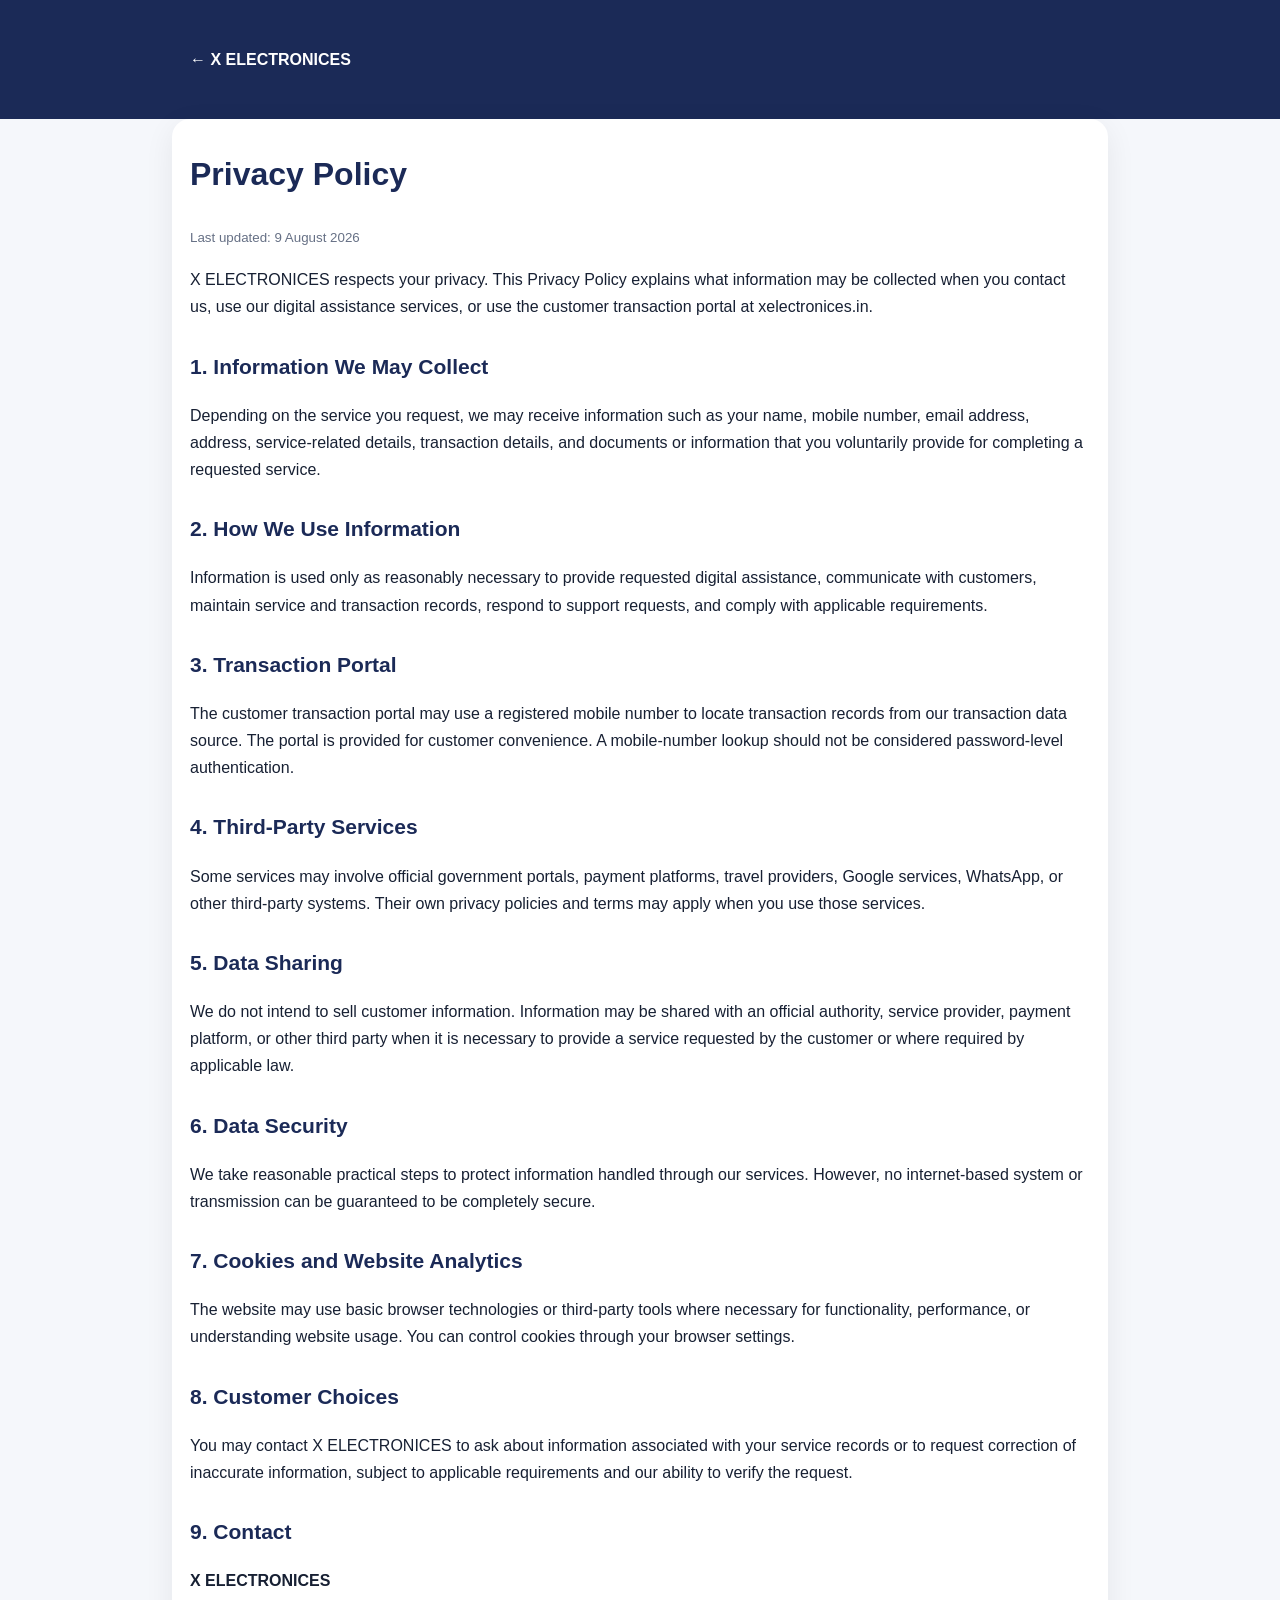
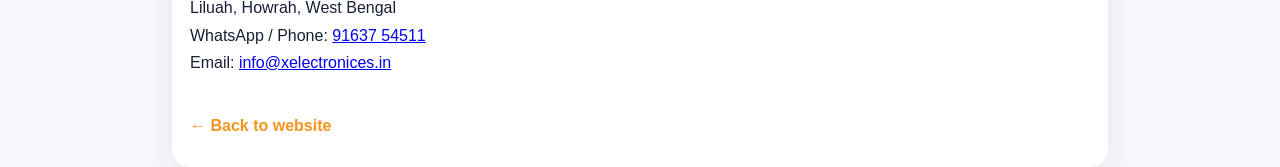
<file: privacy-policy.html>
<!DOCTYPE html>
<html lang="en">
<head>
<meta charset="UTF-8">
<meta name="viewport" content="width=device-width, initial-scale=1.0">
<script async src="https://pagead2.googlesyndication.com/pagead/js/adsbygoogle.js?client=ca-pub-6620121825499237"
     crossorigin="anonymous"></script>
<title>Privacy Policy | X ELECTRONICES</title>
<meta name="description" content="Privacy Policy for X ELECTRONICES, a digital service provider in Liluah, Howrah, West Bengal.">
<link rel="canonical" href="https://xelectronices.in/privacy-policy.html">
<link rel="icon" href="favicon.png" type="image/png">
<style>
body{margin:0;font-family:Arial,sans-serif;background:#f5f7fb;color:#172033;line-height:1.7}
.wrap{max-width:900px;margin:auto;padding:28px 18px}
header{background:#1B2A57;color:#fff;padding:18px 0}
header a{color:#fff;text-decoration:none;font-weight:700}
main{background:#fff;margin:28px auto;border-radius:18px;padding:28px;box-shadow:0 8px 30px rgba(0,0,0,.07)}
h1,h2{color:#1B2A57}h1{margin-top:0}h2{margin-top:28px;font-size:21px}
small{color:#667085}.back{display:inline-block;margin-top:20px;color:#F7931E;font-weight:700;text-decoration:none}
@media(max-width:600px){main{padding:20px}.wrap{padding:20px 12px}}
</style>
</head>
<body>
<header><div class="wrap"><a href="index.html">← X ELECTRONICES</a></div></header>
<main class="wrap">
<h1>Privacy Policy</h1>
<small>Last updated: 9 August 2026</small>

<p>X ELECTRONICES respects your privacy. This Privacy Policy explains what information may be collected when you contact us, use our digital assistance services, or use the customer transaction portal at xelectronices.in.</p>

<h2>1. Information We May Collect</h2>
<p>Depending on the service you request, we may receive information such as your name, mobile number, email address, address, service-related details, transaction details, and documents or information that you voluntarily provide for completing a requested service.</p>

<h2>2. How We Use Information</h2>
<p>Information is used only as reasonably necessary to provide requested digital assistance, communicate with customers, maintain service and transaction records, respond to support requests, and comply with applicable requirements.</p>

<h2>3. Transaction Portal</h2>
<p>The customer transaction portal may use a registered mobile number to locate transaction records from our transaction data source. The portal is provided for customer convenience. A mobile-number lookup should not be considered password-level authentication.</p>

<h2>4. Third-Party Services</h2>
<p>Some services may involve official government portals, payment platforms, travel providers, Google services, WhatsApp, or other third-party systems. Their own privacy policies and terms may apply when you use those services.</p>

<h2>5. Data Sharing</h2>
<p>We do not intend to sell customer information. Information may be shared with an official authority, service provider, payment platform, or other third party when it is necessary to provide a service requested by the customer or where required by applicable law.</p>

<h2>6. Data Security</h2>
<p>We take reasonable practical steps to protect information handled through our services. However, no internet-based system or transmission can be guaranteed to be completely secure.</p>

<h2>7. Cookies and Website Analytics</h2>
<p>The website may use basic browser technologies or third-party tools where necessary for functionality, performance, or understanding website usage. You can control cookies through your browser settings.</p>

<h2>8. Customer Choices</h2>
<p>You may contact X ELECTRONICES to ask about information associated with your service records or to request correction of inaccurate information, subject to applicable requirements and our ability to verify the request.</p>

<h2>9. Contact</h2>
<p><strong>X ELECTRONICES</strong><br>
Liluah, Howrah, West Bengal<br>
WhatsApp / Phone: <a href="tel:+919163754511">91637 54511</a><br>
Email: <a href="mailto:info@xelectronices.in">info@xelectronices.in</a></p>

<a class="back" href="index.html">← Back to website</a>
</main>
</body>
</html>
</file>
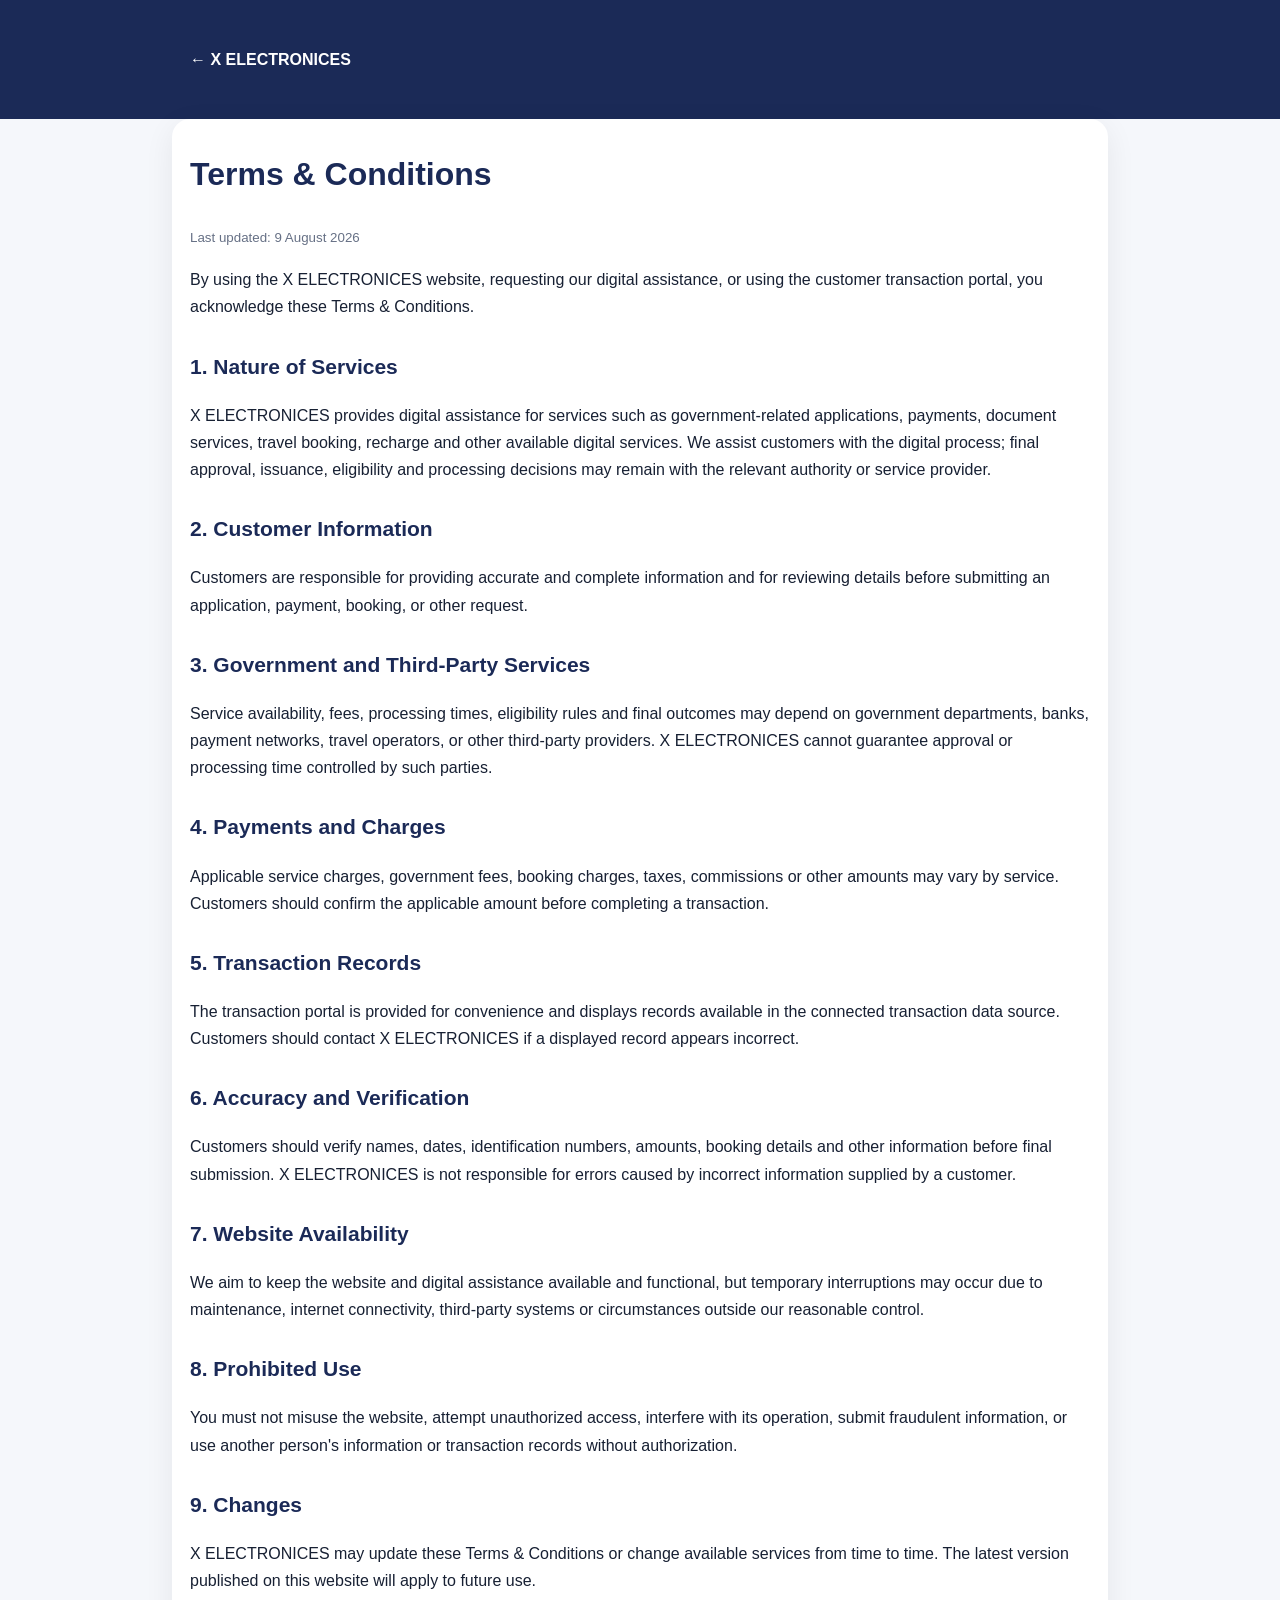
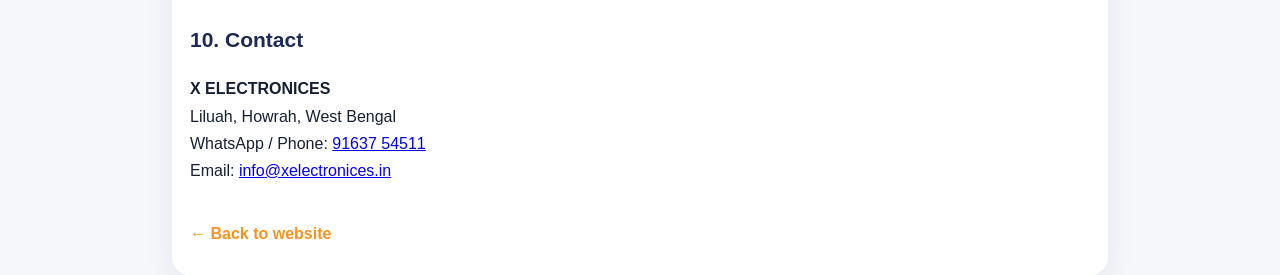
<file: terms-conditions.html>
<!DOCTYPE html>
<html lang="en">
<head>
<meta charset="UTF-8">
<meta name="viewport" content="width=device-width, initial-scale=1.0">
<script async src="https://pagead2.googlesyndication.com/pagead/js/adsbygoogle.js?client=ca-pub-6620121825499237"
     crossorigin="anonymous"></script>
<title>Terms &amp; Conditions | X ELECTRONICES</title>
<meta name="description" content="Terms and Conditions for using X ELECTRONICES digital assistance and customer transaction portal.">
<link rel="canonical" href="https://xelectronices.in/terms-conditions.html">
<link rel="icon" href="favicon.png" type="image/png">
<style>
body{margin:0;font-family:Arial,sans-serif;background:#f5f7fb;color:#172033;line-height:1.7}
.wrap{max-width:900px;margin:auto;padding:28px 18px}
header{background:#1B2A57;color:#fff;padding:18px 0}
header a{color:#fff;text-decoration:none;font-weight:700}
main{background:#fff;margin:28px auto;border-radius:18px;padding:28px;box-shadow:0 8px 30px rgba(0,0,0,.07)}
h1,h2{color:#1B2A57}h1{margin-top:0}h2{margin-top:28px;font-size:21px}
small{color:#667085}.back{display:inline-block;margin-top:20px;color:#F7931E;font-weight:700;text-decoration:none}
@media(max-width:600px){main{padding:20px}.wrap{padding:20px 12px}}
</style>
</head>
<body>
<header><div class="wrap"><a href="index.html">← X ELECTRONICES</a></div></header>
<main class="wrap">
<h1>Terms &amp; Conditions</h1>
<small>Last updated: 9 August 2026</small>

<p>By using the X ELECTRONICES website, requesting our digital assistance, or using the customer transaction portal, you acknowledge these Terms &amp; Conditions.</p>

<h2>1. Nature of Services</h2>
<p>X ELECTRONICES provides digital assistance for services such as government-related applications, payments, document services, travel booking, recharge and other available digital services. We assist customers with the digital process; final approval, issuance, eligibility and processing decisions may remain with the relevant authority or service provider.</p>

<h2>2. Customer Information</h2>
<p>Customers are responsible for providing accurate and complete information and for reviewing details before submitting an application, payment, booking, or other request.</p>

<h2>3. Government and Third-Party Services</h2>
<p>Service availability, fees, processing times, eligibility rules and final outcomes may depend on government departments, banks, payment networks, travel operators, or other third-party providers. X ELECTRONICES cannot guarantee approval or processing time controlled by such parties.</p>

<h2>4. Payments and Charges</h2>
<p>Applicable service charges, government fees, booking charges, taxes, commissions or other amounts may vary by service. Customers should confirm the applicable amount before completing a transaction.</p>

<h2>5. Transaction Records</h2>
<p>The transaction portal is provided for convenience and displays records available in the connected transaction data source. Customers should contact X ELECTRONICES if a displayed record appears incorrect.</p>

<h2>6. Accuracy and Verification</h2>
<p>Customers should verify names, dates, identification numbers, amounts, booking details and other information before final submission. X ELECTRONICES is not responsible for errors caused by incorrect information supplied by a customer.</p>

<h2>7. Website Availability</h2>
<p>We aim to keep the website and digital assistance available and functional, but temporary interruptions may occur due to maintenance, internet connectivity, third-party systems or circumstances outside our reasonable control.</p>

<h2>8. Prohibited Use</h2>
<p>You must not misuse the website, attempt unauthorized access, interfere with its operation, submit fraudulent information, or use another person's information or transaction records without authorization.</p>

<h2>9. Changes</h2>
<p>X ELECTRONICES may update these Terms &amp; Conditions or change available services from time to time. The latest version published on this website will apply to future use.</p>

<h2>10. Contact</h2>
<p><strong>X ELECTRONICES</strong><br>
Liluah, Howrah, West Bengal<br>
WhatsApp / Phone: <a href="tel:+919163754511">91637 54511</a><br>
Email: <a href="mailto:info@xelectronices.in">info@xelectronices.in</a></p>

<a class="back" href="index.html">← Back to website</a>
</main>
</body>
</html>
</file>
<file: xpert-tech-solution/style.css>
/* =========================================================
   XPERT TECH SOLUTION
   Fully scoped stylesheet — safe to use under X ELECTRONICES
   ========================================================= */
#xpert-page{
  --x-red:#c7073f;
  --x-red-dark:#9d0531;
  --x-navy:#07101f;
  --x-navy-2:#0d1728;
  --x-ink:#0b1020;
  --x-text:#3f4b5d;
  --x-muted:#667286;
  --x-line:#e2e7ef;
  --x-soft:#f6f8fb;
  --x-white:#fff;
  --x-gold:#dcae52;
  width:100%;
  min-height:100vh;
  margin:0;
  padding:0;
  color:var(--x-ink);
  background:#fff;
  font-family:"DM Sans",Arial,sans-serif;
  font-size:16px;
  line-height:1.6;
  isolation:isolate;
  overflow-x:clip;
}
#xpert-page *,#xpert-page *::before,#xpert-page *::after{box-sizing:border-box}
#xpert-page a{color:inherit;text-decoration:none}
#xpert-page button{font:inherit}
#xpert-page img{max-width:100%;height:auto;display:block}
#xpert-page h1,#xpert-page h2,#xpert-page h3,#xpert-page p{margin-top:0}
#xpert-page h1,#xpert-page h2,#xpert-page h3{font-family:"Manrope",Arial,sans-serif}
#xpert-page .xpert-container{width:min(1180px,calc(100% - 48px));margin-inline:auto}
#xpert-page .xpert-progress{position:fixed;z-index:99999;top:0;left:0;width:0;height:3px;background:linear-gradient(90deg,var(--x-red),#ef638a,var(--x-gold));box-shadow:0 0 16px rgba(199,7,63,.35)}
#xpert-page .xpert-topbar{background:#050a13;color:#aab5c7;font-size:12px;border-bottom:1px solid rgba(255,255,255,.07)}
#xpert-page .xpert-topbar-inner{min-height:38px;display:flex;justify-content:space-between;align-items:center;gap:20px}
#xpert-page .xpert-topbar strong{color:#fff}
#xpert-page .xpert-topbar i{display:inline-block;width:4px;height:4px;background:var(--x-red);border-radius:50%;margin:0 8px}
#xpert-page .xpert-header{position:sticky;top:0;z-index:5000;background:rgba(255,255,255,.94);backdrop-filter:blur(18px);border-bottom:1px solid rgba(226,231,239,.85);transition:.25s}
#xpert-page .xpert-header.is-scrolled{box-shadow:0 10px 35px rgba(7,16,31,.08)}
#xpert-page .xpert-nav{height:78px;display:flex;align-items:center;justify-content:space-between;gap:25px}
#xpert-page .xpert-logo{display:flex;align-items:center;width:180px;height:62px}
#xpert-page .xpert-logo img{width:180px;height:62px;object-fit:contain}
#xpert-page .xpert-desktop-nav{display:flex;align-items:center;gap:26px;font-size:13px;font-weight:700;color:#4d596b}
#xpert-page .xpert-desktop-nav>a:not(.xpert-nav-cta){transition:.2s}
#xpert-page .xpert-desktop-nav>a:not(.xpert-nav-cta):hover{color:var(--x-red)}
#xpert-page .xpert-nav-cta{padding:12px 16px;border-radius:11px;background:var(--x-ink);color:#fff}
#xpert-page .xpert-nav-cta b{color:#ef668b;margin-left:7px}
#xpert-page .xpert-menu-btn,#xpert-page .xpert-mobile-nav{display:none}

/* HERO */
#xpert-page .xpert-hero{position:relative;min-height:calc(100vh - 116px);display:flex;align-items:center;padding:88px 0 96px;background:radial-gradient(circle at 82% 35%,rgba(199,7,63,.09),transparent 30%),linear-gradient(180deg,#fff,#fbfcfe);overflow:hidden}
#xpert-page .xpert-hero-orb{position:absolute;border-radius:50%;pointer-events:none}
#xpert-page .xpert-orb-one{width:520px;height:520px;right:-260px;top:-180px;background:rgba(199,7,63,.055)}
#xpert-page .xpert-orb-two{width:300px;height:300px;left:-190px;bottom:-180px;background:rgba(220,174,82,.07)}
#xpert-page .xpert-hero-grid{display:grid;grid-template-columns:minmax(0,1.02fr) minmax(0,.98fr);align-items:center;gap:70px;position:relative;z-index:1}
#xpert-page .xpert-eyebrow{display:flex;align-items:center;gap:9px;color:var(--x-red);font-size:12px;font-weight:800;letter-spacing:1.6px;text-transform:uppercase}
#xpert-page .xpert-eyebrow>span{width:8px;height:8px;border-radius:50%;background:var(--x-red);box-shadow:0 0 0 5px rgba(199,7,63,.09)}
#xpert-page .xpert-hero-chip{display:inline-flex;margin-top:20px;padding:7px 11px;border:1px solid #efd7df;background:#fff7f9;color:#7d2842;border-radius:30px;font-size:12px;font-weight:700}
#xpert-page .xpert-hero h1{max-width:730px;margin:19px 0 23px;font-size:clamp(45px,5.7vw,73px);line-height:1.02;letter-spacing:-3.8px;font-weight:800}
#xpert-page .xpert-hero h1 em{font-style:normal;color:var(--x-red)}
#xpert-page .xpert-hero-text{max-width:690px;color:#4e5a6c;font-size:17px;line-height:1.75;margin-bottom:0}
#xpert-page .xpert-actions{display:flex;flex-wrap:wrap;gap:11px;margin:30px 0}
#xpert-page .xpert-btn{min-height:49px;display:inline-flex;align-items:center;justify-content:center;gap:10px;padding:13px 19px;border-radius:12px;font-size:13px;font-weight:800;transition:.25s}
#xpert-page .xpert-btn:hover{transform:translateY(-2px)}
#xpert-page .xpert-btn-primary{background:var(--x-red);color:#fff;box-shadow:0 14px 32px rgba(199,7,63,.2)}
#xpert-page .xpert-btn-primary b{color:#ffd1dd}
#xpert-page .xpert-btn-outline{border:1px solid #d9dfe8;background:#fff;color:var(--x-ink)}
#xpert-page .xpert-btn-outline:hover{border-color:var(--x-red);color:var(--x-red)}
#xpert-page .xpert-btn-outline span{color:#159c55}
#xpert-page .xpert-hero-proof{display:flex;gap:0}
#xpert-page .xpert-hero-proof>div{padding-right:24px;margin-right:24px;border-right:1px solid #dde2ea}
#xpert-page .xpert-hero-proof>div:last-child{border-right:0}
#xpert-page .xpert-hero-proof strong,#xpert-page .xpert-hero-proof span{display:block}
#xpert-page .xpert-hero-proof strong{font:800 16px "Manrope",Arial,sans-serif}
#xpert-page .xpert-hero-proof span{font-size:11px;color:#6c7788;margin-top:3px}

/* HERO VISUAL */
#xpert-page .xpert-hero-visual{position:relative;min-height:540px;display:grid;place-items:center}
#xpert-page .xpert-grid-pattern{position:absolute;width:500px;height:500px;background-image:linear-gradient(rgba(7,16,31,.055) 1px,transparent 1px),linear-gradient(90deg,rgba(7,16,31,.055) 1px,transparent 1px);background-size:28px 28px;mask-image:radial-gradient(circle,#000 20%,transparent 72%)}
#xpert-page .xpert-dashboard{width:min(480px,94%);position:relative;z-index:2;padding:17px;border-radius:26px;background:linear-gradient(145deg,#111c30,#060b15);color:#fff;border:1px solid rgba(255,255,255,.1);box-shadow:0 35px 90px rgba(7,16,31,.26)}
#xpert-page .xpert-dashboard-top{display:flex;justify-content:space-between;align-items:center;padding:2px 4px 15px}
#xpert-page .xpert-dots{display:flex;gap:5px}
#xpert-page .xpert-dots i{width:6px;height:6px;background:#536075;border-radius:50%}
#xpert-page .xpert-live{font-size:9px;letter-spacing:1px;color:#82e2a9}
#xpert-page .xpert-live b{display:inline-block;width:5px;height:5px;background:#63db93;border-radius:50%;margin-right:5px}
#xpert-page .xpert-dashboard-title{padding:18px 10px 22px}
#xpert-page .xpert-dashboard-title small{font-size:8px;letter-spacing:1.4px;color:#8996aa;font-weight:800}
#xpert-page .xpert-dashboard-title h2{font-size:28px;line-height:1.08;letter-spacing:-1px;margin:7px 0 0}
#xpert-page .xpert-dashboard-title h2 em{color:#ef6288;font-style:normal}
#xpert-page .xpert-dashboard-chart{padding:17px 17px 13px;background:#111b2e;border:1px solid #27344a;border-radius:17px}
#xpert-page .xpert-chart-head{display:flex;justify-content:space-between;align-items:center;font-size:11px;color:#aab5c7}
#xpert-page .xpert-chart-head b{color:#7ce0a5}
#xpert-page .xpert-bars{height:130px;display:flex;align-items:end;gap:12px;padding:15px 7px 0}
#xpert-page .xpert-bars i{display:block;flex:1;max-width:30px;border-radius:7px 7px 2px 2px;background:linear-gradient(180deg,#ef6389,#9f0532)}
#xpert-page .xpert-bars i:nth-child(1),#xpert-page .xpert-bars i:nth-child(3){opacity:.45}
#xpert-page .xpert-bars i:nth-child(2),#xpert-page .xpert-bars i:nth-child(4){opacity:.58}
#xpert-page .xpert-bars i:nth-child(5){opacity:.72}
#xpert-page .xpert-bars i:nth-child(6){opacity:.84}
#xpert-page .xpert-dashboard-cards{display:grid;grid-template-columns:repeat(3,1fr);gap:8px;margin-top:9px}
#xpert-page .xpert-dashboard-cards>div{padding:12px 10px;border:1px solid #27344a;border-radius:12px;background:#0e1728}
#xpert-page .xpert-dashboard-cards small,#xpert-page .xpert-dashboard-cards strong,#xpert-page .xpert-dashboard-cards span{display:block}
#xpert-page .xpert-dashboard-cards small{font-size:7px;letter-spacing:1px;color:#8e9aad}
#xpert-page .xpert-dashboard-cards strong{font-size:10px;margin-top:4px}
#xpert-page .xpert-dashboard-cards span{font-size:8px;color:#8f9aad;line-height:1.4;margin-top:3px}
#xpert-page .xpert-float-card{position:absolute;z-index:4;display:flex;align-items:center;gap:10px;padding:11px 13px;border:1px solid #e1e6ed;border-radius:15px;background:rgba(255,255,255,.96);box-shadow:0 18px 50px rgba(7,16,31,.12);backdrop-filter:blur(10px)}
#xpert-page .xpert-float-card>span{width:34px;height:34px;display:grid;place-items:center;border-radius:10px;background:#faeaf0;color:var(--x-red);font-weight:800}
#xpert-page .xpert-float-card b,#xpert-page .xpert-float-card small{display:block}
#xpert-page .xpert-float-card b{font-size:11px}
#xpert-page .xpert-float-card small{font-size:9px;color:#6b7687}
#xpert-page .xpert-float-one{left:-4px;top:95px}
#xpert-page .xpert-float-two{right:-3px;bottom:92px}

/* MARQUEE */
#xpert-page .xpert-marquee{overflow:hidden;background:#050a13;color:#aeb8c9}
#xpert-page .xpert-marquee-track{display:flex;width:max-content;min-height:54px;align-items:center;gap:24px;animation:xpertMarquee 30s linear infinite;font-size:10px;font-weight:800;letter-spacing:1.6px}
#xpert-page .xpert-marquee-track b{color:#ef6388}
@keyframes xpertMarquee{to{transform:translateX(-50%)}}

/* SHARED SECTIONS */
#xpert-page .xpert-section{padding:105px 0}
#xpert-page .xpert-heading{max-width:780px;margin-bottom:48px}
#xpert-page .xpert-kicker{display:inline-block;color:var(--x-red);font-size:11px;letter-spacing:1.7px;font-weight:800;text-transform:uppercase}
#xpert-page .xpert-heading h2{font-size:clamp(35px,4.2vw,54px);line-height:1.06;letter-spacing:-2.4px;margin:12px 0 17px;font-weight:800}
#xpert-page .xpert-heading h2 span{color:var(--x-red)}
#xpert-page .xpert-heading p{max-width:720px;color:#596577;font-size:16px;line-height:1.75;margin:0}

/* SERVICES */
#xpert-page .xpert-service-grid{display:grid;grid-template-columns:repeat(3,minmax(0,1fr));gap:16px}
#xpert-page .xpert-service{position:relative;min-height:275px;padding:29px;border:1px solid var(--x-line);border-radius:20px;background:#fff;overflow:hidden;transition:.25s}
#xpert-page .xpert-service::before{content:"";position:absolute;top:0;left:0;width:100%;height:3px;background:linear-gradient(90deg,var(--x-red),var(--x-gold));transform:scaleX(0);transform-origin:left;transition:.25s}
#xpert-page .xpert-service:hover{transform:translateY(-6px);box-shadow:0 22px 60px rgba(7,16,31,.1);border-color:#d5dbe4}
#xpert-page .xpert-service:hover::before{transform:scaleX(1)}
#xpert-page .xpert-service>small{position:absolute;top:24px;right:22px;color:#a0a9b6;font:800 10px "Manrope"}
#xpert-page .xpert-service-icon{width:49px;height:49px;display:grid;place-items:center;margin-bottom:27px;border-radius:14px;background:#faeaf0;color:var(--x-red);font-size:20px;font-weight:800}
#xpert-page .xpert-service h3{font-size:19px;margin-bottom:9px}
#xpert-page .xpert-service p{color:#596577;font-size:13px;line-height:1.7;margin-bottom:20px}
#xpert-page .xpert-service a{font-size:12px;font-weight:800}
#xpert-page .xpert-service a b{color:var(--x-red);margin-left:5px}

/* GROWTH */
#xpert-page .xpert-growth{padding:105px 0;background:#f6f8fb;border-top:1px solid #edf0f4;border-bottom:1px solid #edf0f4}
#xpert-page .xpert-growth-grid{display:grid;grid-template-columns:minmax(0,1fr) minmax(0,1fr);gap:80px;align-items:center}
#xpert-page .xpert-growth-copy h2{font-size:clamp(35px,4.2vw,54px);line-height:1.06;letter-spacing:-2.4px;margin:12px 0 18px}
#xpert-page .xpert-growth-copy h2 span{color:var(--x-red)}
#xpert-page .xpert-growth-copy>p{color:#596577;font-size:16px;line-height:1.75}
#xpert-page .xpert-growth-points{display:grid;gap:0;margin-top:28px}
#xpert-page .xpert-growth-points>div{display:grid;grid-template-columns:36px 1fr;gap:14px;padding:15px 0;border-bottom:1px solid #dfe4eb}
#xpert-page .xpert-growth-points>div>span{font:800 10px "Manrope";color:var(--x-red);padding-top:4px}
#xpert-page .xpert-growth-points h3{font-size:15px;margin-bottom:3px}
#xpert-page .xpert-growth-points p{font-size:12px;color:#657083;line-height:1.6;margin:0}
#xpert-page .xpert-growth-visual{min-width:0}
#xpert-page .xpert-growth-card{padding:26px;border-radius:24px;background:#07101f;color:#fff;box-shadow:0 28px 70px rgba(7,16,31,.2)}
#xpert-page .xpert-growth-card-top{display:flex;justify-content:space-between;gap:10px;font-size:9px;letter-spacing:1.4px;color:#aeb9ca}
#xpert-page .xpert-growth-card-top b{color:#ef6388}
#xpert-page .xpert-growth-flow{display:grid;grid-template-columns:1fr auto 1fr auto 1fr auto 1fr;align-items:center;gap:8px;margin:35px 0}
#xpert-page .xpert-growth-flow>div{min-width:0;padding:15px 10px;border:1px solid #28364d;border-radius:14px;background:#0d1728}
#xpert-page .xpert-growth-flow i{display:block;color:#ef6388;font:800 9px "Manrope";font-style:normal}
#xpert-page .xpert-growth-flow strong{display:block;font-size:13px;margin-top:8px}
#xpert-page .xpert-growth-flow small{display:block;color:#9eabbd;font-size:9px;line-height:1.45;margin-top:4px}
#xpert-page .xpert-growth-flow>b{color:#ef6388}
#xpert-page .xpert-flow-final{background:linear-gradient(145deg,#c7073f,#87042a)!important;border-color:#d73d68!important}
#xpert-page .xpert-flow-final small{color:#f3c7d3!important}
#xpert-page .xpert-growth-note{display:flex;gap:12px;padding:14px;border-radius:13px;background:#101c30;border:1px solid #29364c}
#xpert-page .xpert-growth-note>span{color:#ef6388}
#xpert-page .xpert-growth-note strong,#xpert-page .xpert-growth-note small{display:block}
#xpert-page .xpert-growth-note strong{font-size:11px}
#xpert-page .xpert-growth-note small{color:#96a3b6;font-size:9px;margin-top:2px}

/* PROCESS */
#xpert-page .xpert-process{padding:105px 0;background:#07101f;color:#fff}
#xpert-page .xpert-heading-dark h2{color:#fff}
#xpert-page .xpert-heading-dark p{color:#aeb9ca}
#xpert-page .xpert-heading-dark .xpert-kicker{color:#ef6388}
#xpert-page .xpert-process-grid{display:grid;grid-template-columns:repeat(4,minmax(0,1fr));gap:14px}
#xpert-page .xpert-process-card{position:relative;min-height:270px;padding:27px;border:1px solid #253248;border-radius:18px;background:linear-gradient(145deg,#0d1727,#09111f);overflow:hidden}
#xpert-page .xpert-process-card>span{font:800 10px "Manrope";color:#ef6388}
#xpert-page .xpert-process-icon{width:42px;height:42px;display:grid;place-items:center;margin-top:34px;border-radius:12px;background:#131f33;color:#ef6388}
#xpert-page .xpert-process-card h3{font-size:20px;margin:18px 0 8px}
#xpert-page .xpert-process-card p{color:#aeb9ca;font-size:12.5px;line-height:1.7;max-width:230px}
#xpert-page .xpert-process-card>b{position:absolute;right:22px;bottom:18px;color:#ef6388;font:800 10px "Manrope"}

/* PLANS */
#xpert-page .xpert-plans-section{background:#f6f8fb}
#xpert-page .xpert-plan-grid{display:grid;grid-template-columns:repeat(3,minmax(0,1fr));gap:18px;align-items:stretch}
#xpert-page .xpert-plan{position:relative;min-width:0;display:flex;flex-direction:column;padding:31px;border:1px solid #dfe4eb;border-radius:22px;background:#fff;box-shadow:0 8px 28px rgba(7,16,31,.035)}
#xpert-page .xpert-plan-featured{border:2px solid var(--x-red);box-shadow:0 22px 60px rgba(199,7,63,.1)}
#xpert-page .xpert-plan-dark{background:linear-gradient(145deg,#111c30,#07101f);border-color:#26344c;color:#fff}
#xpert-page .xpert-popular{position:absolute;right:16px;top:16px;padding:6px 8px;border-radius:20px;background:var(--x-red);color:#fff;font-size:8px;font-weight:800;letter-spacing:.6px}
#xpert-page .xpert-plan-head{display:flex;justify-content:space-between;align-items:center;gap:10px}
#xpert-page .xpert-plan-head>span{font:800 9px "Manrope";letter-spacing:1.4px;color:var(--x-red)}
#xpert-page .xpert-plan-dark .xpert-plan-head>span{color:#ef6388}
#xpert-page .xpert-plan-head>b{font-size:8px;letter-spacing:.7px;color:#7d8797;border:1px solid #e0e5eb;padding:5px 7px;border-radius:20px}
#xpert-page .xpert-plan-dark .xpert-plan-head>b{border-color:#2e3b52;color:#aeb9ca}
#xpert-page .xpert-plan h3{font-size:31px;letter-spacing:-1px;margin:17px 0 1px}
#xpert-page .xpert-plan-sub{min-height:40px;color:#6b7687;font-size:12px;line-height:1.55;margin-bottom:0}
#xpert-page .xpert-plan-dark .xpert-plan-sub{color:#aeb9ca}
#xpert-page .xpert-price{margin:23px 0 3px;font:800 40px "Manrope";letter-spacing:-1.7px}
#xpert-page .xpert-price sup{font-size:19px}
#xpert-page .xpert-price small{font:500 10px "DM Sans";color:#7c8796;letter-spacing:0}
#xpert-page .xpert-plan-dark .xpert-price small{color:#aeb9ca}
#xpert-page .xpert-plan ul{list-style:none;margin:22px 0 26px;padding:0;display:grid;gap:10px;flex:1}
#xpert-page .xpert-plan li{position:relative;padding-left:20px;color:#4f5b6c;font-size:12.5px;line-height:1.55}
#xpert-page .xpert-plan-dark li{color:#c2cad6}
#xpert-page .xpert-plan li::before{content:"✓";position:absolute;left:0;color:var(--x-red);font-weight:900}
#xpert-page .xpert-plan-dark li::before{color:#ef6388}
#xpert-page .xpert-plan>a{display:flex;align-items:center;justify-content:center;gap:8px;min-height:44px;border:1px solid #d8dee7;border-radius:10px;font-size:12px;font-weight:800}
#xpert-page .xpert-plan-featured>a,#xpert-page .xpert-plan-dark>a{background:var(--x-red);border-color:var(--x-red);color:#fff}
#xpert-page .xpert-plan>a b{color:var(--x-red)}
#xpert-page .xpert-plan-featured>a b,#xpert-page .xpert-plan-dark>a b{color:#ffd1dd}
#xpert-page .xpert-pricing-note{margin:22px 0 0;color:#687486;font-size:11px;line-height:1.65}

/* WHY */
#xpert-page .xpert-two-col{display:grid;grid-template-columns:minmax(0,.9fr) minmax(0,1.1fr);gap:85px}
#xpert-page .xpert-why-list{display:grid}
#xpert-page .xpert-why{display:grid;grid-template-columns:38px 1fr;gap:14px;padding:18px 0;border-bottom:1px solid var(--x-line)}
#xpert-page .xpert-why>span{font:800 10px "Manrope";color:var(--x-red);padding-top:3px}
#xpert-page .xpert-why h3{font-size:17px;margin-bottom:4px}
#xpert-page .xpert-why p{font-size:13px;color:#5f6b7d;line-height:1.65;margin:0}
#xpert-page .xpert-stats{display:grid;grid-template-columns:repeat(4,minmax(0,1fr));gap:1px;background:var(--x-line);border:1px solid var(--x-line);border-radius:20px;overflow:hidden;margin-top:65px}
#xpert-page .xpert-stats>div{padding:28px 15px;text-align:center;background:#fff}
#xpert-page .xpert-stats strong{display:block;font:800 27px "Manrope";color:var(--x-ink)}
#xpert-page .xpert-stats span{display:block;font-size:11px;line-height:1.5;color:#687486;margin-top:4px}

/* CTA */
#xpert-page .xpert-cta-section{padding:0 0 105px}
#xpert-page .xpert-cta{display:flex;justify-content:space-between;align-items:center;gap:35px;padding:55px 60px;border-radius:26px;background:linear-gradient(115deg,#c7073f,#790326);color:#fff;box-shadow:0 30px 75px rgba(199,7,63,.2)}
#xpert-page .xpert-cta .xpert-kicker{color:#ffc0cf}
#xpert-page .xpert-cta h2{font-size:clamp(32px,4vw,49px);line-height:1.06;letter-spacing:-2px;margin:11px 0 12px}
#xpert-page .xpert-cta h2 span{color:#ffdc92}
#xpert-page .xpert-cta p{max-width:650px;color:#f4ced8;font-size:15px;line-height:1.7;margin:0}
#xpert-page .xpert-btn-white{background:#fff;color:#07101f;white-space:nowrap}

/* FAQ */
#xpert-page .xpert-faq-section{background:#f6f8fb}
#xpert-page .xpert-faq-layout{display:grid;grid-template-columns:minmax(0,.8fr) minmax(0,1.2fr);gap:80px}
#xpert-page .xpert-faq-list{display:grid;gap:9px}
#xpert-page .xpert-faq{background:#fff;border:1px solid var(--x-line);border-radius:14px;padding:0 19px}
#xpert-page .xpert-faq summary{position:relative;list-style:none;cursor:pointer;padding:18px 30px 18px 0;font:700 14px "Manrope"}
#xpert-page .xpert-faq summary::-webkit-details-marker{display:none}
#xpert-page .xpert-faq summary::after{content:"+";position:absolute;right:0;color:var(--x-red);font-size:20px;line-height:1}
#xpert-page .xpert-faq[open] summary::after{content:"−"}
#xpert-page .xpert-faq p{color:#5d6879;font-size:12.5px;line-height:1.7;margin:0 0 18px}

/* CONTACT */
#xpert-page .xpert-contact{padding:105px 0;background:#07101f;color:#fff}
#xpert-page .xpert-contact-grid{display:grid;grid-template-columns:minmax(0,1.1fr) minmax(0,.9fr);gap:80px;align-items:center}
#xpert-page .xpert-contact-copy h2{font-size:clamp(36px,4.5vw,56px);line-height:1.03;letter-spacing:-2.5px;margin:12px 0 18px}
#xpert-page .xpert-contact-copy h2 span{color:#ef6388}
#xpert-page .xpert-contact-copy>p{max-width:620px;color:#aeb9ca;font-size:16px;line-height:1.75}
#xpert-page .xpert-contact-actions{display:flex;flex-wrap:wrap;gap:10px;margin-top:28px}
#xpert-page .xpert-contact-actions a{display:inline-flex;align-items:center;gap:7px;padding:12px 15px;border:1px solid #2b3850;border-radius:11px;color:#fff;font-size:12px}
#xpert-page .xpert-contact-actions a:first-child{background:#101c2f}
#xpert-page .xpert-contact-actions strong{color:#ef6388}
#xpert-page .xpert-contact-card{padding:30px;border-radius:23px;background:#fff;color:var(--x-ink);box-shadow:0 25px 70px rgba(0,0,0,.18)}
#xpert-page .xpert-contact-card>img{width:205px;height:105px;object-fit:contain;margin:-7px 0 4px}
#xpert-page .xpert-contact-card h3{font-size:23px;margin:5px 0 0}
#xpert-page .xpert-contact-card>p{font-size:12px;color:#758091;margin:0 0 20px}
#xpert-page .xpert-contact-card>div{padding:12px 0;border-top:1px solid var(--x-line)}
#xpert-page .xpert-contact-card small,#xpert-page .xpert-contact-card strong{display:block}
#xpert-page .xpert-contact-card small{font-size:9px;color:#7d8796}
#xpert-page .xpert-contact-card strong{font-size:12px;margin-top:2px}
#xpert-page .xpert-contact-card a{color:var(--x-red)}

/* FOOTER */
#xpert-page .xpert-footer{padding:55px 0 95px;background:#040810;color:#9eabbc}
#xpert-page .xpert-footer-top{display:flex;justify-content:space-between;gap:40px}
#xpert-page .xpert-footer-logo{display:block;width:190px;height:70px}
#xpert-page .xpert-footer-logo img{width:190px;height:70px;object-fit:contain;filter:brightness(0) invert(1)}
#xpert-page .xpert-footer-top p{font-size:12px;margin:6px 0 0}
#xpert-page .xpert-footer-links{display:flex;flex-wrap:wrap;justify-content:flex-end;align-content:flex-start;gap:18px;font-size:11px;font-weight:700}
#xpert-page .xpert-footer-links a:hover{color:#fff}
#xpert-page .xpert-footer-bottom{display:flex;justify-content:space-between;gap:15px;margin-top:35px;padding-top:18px;border-top:1px solid #172132;font-size:10px;color:#758196}

/* FLOATING */
#xpert-page .xpert-whatsapp-float{position:fixed;z-index:6000;right:22px;bottom:22px;display:flex;align-items:center;gap:9px;padding:9px 13px 9px 9px;background:#111b2c;border:1px solid rgba(255,255,255,.1);border-radius:15px;color:#fff;box-shadow:0 18px 50px rgba(0,0,0,.22);transition:.2s}
#xpert-page .xpert-whatsapp-float:hover{transform:translateY(-3px)}
#xpert-page .xpert-whatsapp-float>span{width:37px;height:37px;display:grid;place-items:center;border-radius:11px;background:#18a457}
#xpert-page .xpert-whatsapp-float b{font-size:10px}
#xpert-page .xpert-whatsapp-float strong{color:#82e2a9;margin-left:5px}
#xpert-page .xpert-mobile-bottom{display:none}

/* REVEAL */
#xpert-page .xpert-reveal{opacity:0;transform:translateY(18px);transition:opacity .65s ease,transform .65s ease}
#xpert-page .xpert-reveal.is-visible{opacity:1;transform:none}

/* TABLET */
@media(max-width:1050px){
  #xpert-page .xpert-desktop-nav{gap:16px}
  #xpert-page .xpert-hero-grid{gap:35px}
  #xpert-page .xpert-hero h1{font-size:58px}
  #xpert-page .xpert-service-grid{grid-template-columns:repeat(2,minmax(0,1fr))}
  #xpert-page .xpert-plan-grid{grid-template-columns:repeat(2,minmax(0,1fr))}
  #xpert-page .xpert-plan-dark{grid-column:1/-1;max-width:560px;width:100%;justify-self:center}
  #xpert-page .xpert-process-grid{grid-template-columns:repeat(2,minmax(0,1fr))}
  #xpert-page .xpert-growth-grid{gap:45px}
  #xpert-page .xpert-float-one{left:-12px}
  #xpert-page .xpert-float-two{right:-12px}
}

/* MOBILE */
@media(max-width:820px){
  #xpert-page .xpert-container{width:min(100% - 30px,640px)}
  #xpert-page .xpert-topbar{display:none}
  #xpert-page .xpert-nav{height:68px}
  #xpert-page .xpert-logo,#xpert-page .xpert-logo img{width:155px;height:55px}
  #xpert-page .xpert-desktop-nav{display:none}
  #xpert-page .xpert-menu-btn{display:flex;width:44px;height:44px;align-items:center;justify-content:center;flex-direction:column;gap:5px;border:1px solid var(--x-line);border-radius:12px;background:#fff;cursor:pointer}
  #xpert-page .xpert-menu-btn span{display:block;width:18px;height:2px;background:var(--x-ink);transition:.2s}
  #xpert-page .xpert-menu-btn.is-open span:nth-child(1){transform:translateY(7px) rotate(45deg)}
  #xpert-page .xpert-menu-btn.is-open span:nth-child(2){opacity:0}
  #xpert-page .xpert-menu-btn.is-open span:nth-child(3){transform:translateY(-7px) rotate(-45deg)}
  #xpert-page .xpert-mobile-nav{position:absolute;display:grid;gap:3px;left:15px;right:15px;top:calc(100% + 8px);padding:8px;background:rgba(255,255,255,.98);border:1px solid var(--x-line);border-radius:16px;box-shadow:0 20px 60px rgba(7,16,31,.14);opacity:0;visibility:hidden;transform:translateY(-8px);transition:.22s}
  #xpert-page .xpert-mobile-nav.is-open{opacity:1;visibility:visible;transform:none}
  #xpert-page .xpert-mobile-nav>a{padding:12px;border-radius:9px;font-size:13px;font-weight:700}
  #xpert-page .xpert-mobile-nav>a:hover{background:#f6f8fb}
  #xpert-page .xpert-mobile-cta{margin-top:3px;text-align:center!important;background:var(--x-ink);color:#fff!important}
  #xpert-page .xpert-hero{min-height:auto;padding:60px 0 70px}
  #xpert-page .xpert-hero-grid{grid-template-columns:1fr;gap:55px}
  #xpert-page .xpert-hero h1{font-size:clamp(42px,11vw,60px);letter-spacing:-3px}
  #xpert-page .xpert-hero-text{font-size:15px;line-height:1.7}
  #xpert-page .xpert-actions .xpert-btn{width:100%}
  #xpert-page .xpert-hero-proof{overflow:auto;padding-bottom:3px}
  #xpert-page .xpert-hero-proof>div{min-width:max-content}
  #xpert-page .xpert-hero-visual{min-height:470px}
  #xpert-page .xpert-grid-pattern{width:370px;height:370px}
  #xpert-page .xpert-dashboard{width:min(450px,96%)}
  #xpert-page .xpert-float-one{left:-2px;top:48px}
  #xpert-page .xpert-float-two{right:-2px;bottom:58px}
  #xpert-page .xpert-section,#xpert-page .xpert-growth,#xpert-page .xpert-process,#xpert-page .xpert-contact{padding:80px 0}
  #xpert-page .xpert-heading{margin-bottom:36px}
  #xpert-page .xpert-heading h2,#xpert-page .xpert-growth-copy h2{font-size:35px;letter-spacing:-1.7px}
  #xpert-page .xpert-heading p,#xpert-page .xpert-growth-copy>p{font-size:14px}
  #xpert-page .xpert-service-grid{grid-template-columns:1fr}
  #xpert-page .xpert-service{min-height:auto}
  #xpert-page .xpert-growth-grid,#xpert-page .xpert-two-col,#xpert-page .xpert-faq-layout,#xpert-page .xpert-contact-grid{grid-template-columns:1fr;gap:45px}
  #xpert-page .xpert-growth-flow{grid-template-columns:1fr;gap:8px}
  #xpert-page .xpert-growth-flow>b{display:none}
  #xpert-page .xpert-growth-flow>div{display:grid;grid-template-columns:32px 1fr;column-gap:9px}
  #xpert-page .xpert-growth-flow>div i{grid-row:span 2}
  #xpert-page .xpert-process-grid{grid-template-columns:1fr}
  #xpert-page .xpert-process-card{min-height:220px}
  #xpert-page .xpert-plan-grid{grid-template-columns:1fr}
  #xpert-page .xpert-plan-dark{grid-column:auto;max-width:none}
  #xpert-page .xpert-plan-featured{transform:none}
  #xpert-page .xpert-stats{grid-template-columns:1fr 1fr;margin-top:45px}
  #xpert-page .xpert-stats>div{padding:22px 10px}
  #xpert-page .xpert-stats strong{font-size:23px}
  #xpert-page .xpert-stats span{font-size:10px}
  #xpert-page .xpert-cta{padding:38px 26px;flex-direction:column;align-items:flex-start}
  #xpert-page .xpert-cta h2{font-size:33px}
  #xpert-page .xpert-cta p{font-size:14px}
  #xpert-page .xpert-faq-layout{gap:35px}
  #xpert-page .xpert-contact-copy h2{font-size:37px}
  #xpert-page .xpert-contact-copy>p{font-size:14px}
  #xpert-page .xpert-footer{padding-bottom:90px}
  #xpert-page .xpert-footer-top{flex-direction:column}
  #xpert-page .xpert-footer-links{justify-content:flex-start}
  #xpert-page .xpert-footer-bottom{flex-direction:column}
  #xpert-page .xpert-whatsapp-float{right:13px;bottom:74px;padding:8px}
  #xpert-page .xpert-whatsapp-float b,#xpert-page .xpert-whatsapp-float strong{display:none}
  #xpert-page .xpert-mobile-bottom{position:fixed;z-index:5500;left:0;right:0;bottom:0;height:62px;display:grid;grid-template-columns:repeat(5,1fr);background:rgba(255,255,255,.97);backdrop-filter:blur(16px);border-top:1px solid var(--x-line)}
  #xpert-page .xpert-mobile-bottom>a{display:flex;flex-direction:column;align-items:center;justify-content:center;gap:2px;color:#687486;font-size:17px;font-weight:800}
  #xpert-page .xpert-mobile-bottom small{font-size:8px}
  #xpert-page .xpert-mobile-bottom .xpert-bottom-main{position:relative;color:#fff}
  #xpert-page .xpert-mobile-bottom .xpert-bottom-main::before{content:"";position:absolute;width:46px;height:46px;border-radius:14px;background:var(--x-red);z-index:-1;box-shadow:0 9px 23px rgba(199,7,63,.22)}
}
@media(max-width:480px){
  #xpert-page .xpert-container{width:calc(100% - 24px)}
  #xpert-page .xpert-hero{padding-top:46px}
  #xpert-page .xpert-hero-chip{font-size:10px}
  #xpert-page .xpert-hero h1{font-size:42px}
  #xpert-page .xpert-hero-visual{min-height:420px}
  #xpert-page .xpert-dashboard{padding:12px;border-radius:21px}
  #xpert-page .xpert-dashboard-title h2{font-size:22px}
  #xpert-page .xpert-dashboard-cards{gap:5px}
  #xpert-page .xpert-dashboard-cards>div{padding:9px 7px}
  #xpert-page .xpert-dashboard-cards strong{font-size:8px}
  #xpert-page .xpert-dashboard-cards span{font-size:7px}
  #xpert-page .xpert-float-card{padding:8px 9px}
  #xpert-page .xpert-float-card>span{width:29px;height:29px}
  #xpert-page .xpert-float-card b{font-size:9px}
  #xpert-page .xpert-float-card small{font-size:7px}
  #xpert-page .xpert-float-one{top:35px}
  #xpert-page .xpert-float-two{bottom:43px}
  #xpert-page .xpert-heading h2,#xpert-page .xpert-growth-copy h2{font-size:33px}
  #xpert-page .xpert-price{font-size:36px}
  #xpert-page .xpert-cta{border-radius:21px;padding:32px 21px}
  #xpert-page .xpert-cta h2{font-size:31px}
}

/* Accessibility / reduced motion */
@media(prefers-reduced-motion:reduce){
  #xpert-page .xpert-reveal{opacity:1;transform:none;transition:none}
  #xpert-page .xpert-btn,#xpert-page .xpert-service,#xpert-page .xpert-whatsapp-float{transition:none}
}

/* =========================================================
   MOBILE HARDENING PATCH
   Prevents clipped content / horizontal overflow and keeps
   the marquee moving on phones.
   ========================================================= */
#xpert-page,
#xpert-page main,
#xpert-page section,
#xpert-page .xpert-container{max-width:100%;}
#xpert-page .xpert-container,
#xpert-page .xpert-hero-grid,
#xpert-page .xpert-growth-grid,
#xpert-page .xpert-two-col,
#xpert-page .xpert-faq-layout,
#xpert-page .xpert-contact-grid,
#xpert-page .xpert-service-grid,
#xpert-page .xpert-process-grid,
#xpert-page .xpert-plan-grid{min-width:0;}
#xpert-page h1,
#xpert-page h2,
#xpert-page h3,
#xpert-page p,
#xpert-page a,
#xpert-page span,
#xpert-page small,
#xpert-page strong{overflow-wrap:anywhere;}
#xpert-page .xpert-marquee{width:100%;max-width:100%;overflow:hidden;position:relative;}
#xpert-page .xpert-marquee-track{width:max-content;min-width:max-content;white-space:nowrap;will-change:transform;animation:xpertMarquee 24s linear infinite!important;}

@media(max-width:820px){
  #xpert-page{overflow-x:hidden;}
  #xpert-page .xpert-container{width:calc(100% - 30px);max-width:640px;margin-inline:auto;}
  #xpert-page .xpert-nav{width:calc(100% - 30px);padding-inline:0;gap:12px;}
  #xpert-page .xpert-logo{width:min(155px,calc(100vw - 95px));max-width:155px;}
  #xpert-page .xpert-logo img{width:100%;max-width:155px;}
  #xpert-page .xpert-hero-grid{width:100%;}
  #xpert-page .xpert-hero-copy,
  #xpert-page .xpert-hero-visual,
  #xpert-page .xpert-growth-copy,
  #xpert-page .xpert-growth-visual,
  #xpert-page .xpert-contact-copy,
  #xpert-page .xpert-contact-card{min-width:0;max-width:100%;}
  #xpert-page .xpert-hero h1,
  #xpert-page .xpert-heading h2,
  #xpert-page .xpert-growth-copy h2,
  #xpert-page .xpert-contact-copy h2{overflow-wrap:normal;word-break:normal;}
  #xpert-page .xpert-hero-visual{width:100%;overflow:visible;}
  #xpert-page .xpert-dashboard{width:100%;max-width:450px;margin-inline:auto;}
  #xpert-page .xpert-grid-pattern{max-width:100%;}
  #xpert-page .xpert-float-card{max-width:46%;}
  #xpert-page .xpert-float-one{left:0;top:35px;}
  #xpert-page .xpert-float-two{right:0;bottom:43px;}
  #xpert-page .xpert-service,
  #xpert-page .xpert-process-card,
  #xpert-page .xpert-plan,
  #xpert-page .xpert-cta,
  #xpert-page .xpert-contact-card{min-width:0;max-width:100%;}
  #xpert-page .xpert-plan-grid{width:100%;}
  #xpert-page .xpert-price{white-space:nowrap;overflow-wrap:normal;}
  #xpert-page .xpert-marquee-track{font-size:9px;letter-spacing:1.35px;gap:20px;animation-duration:18s!important;}
}

@media(max-width:480px){
  #xpert-page .xpert-container{width:calc(100% - 24px);}
  #xpert-page .xpert-nav{width:calc(100% - 24px);height:66px;}
  #xpert-page .xpert-logo{width:calc(100vw - 90px);max-width:145px;height:52px;}
  #xpert-page .xpert-logo img{max-width:145px;}
  #xpert-page .xpert-menu-btn{flex:0 0 42px;width:42px;height:42px;}
  #xpert-page .xpert-hero{padding-top:44px;padding-bottom:58px;}
  #xpert-page .xpert-hero-grid{gap:42px;}
  #xpert-page .xpert-hero h1{font-size:clamp(38px,11.5vw,48px);letter-spacing:-2.7px;line-height:1.02;}
  #xpert-page .xpert-hero-text{font-size:14px;line-height:1.72;}
  #xpert-page .xpert-hero-proof{display:grid;grid-template-columns:repeat(3,minmax(0,1fr));gap:8px;overflow:visible;}
  #xpert-page .xpert-hero-proof>div{min-width:0;width:auto;padding:0;}
  #xpert-page .xpert-hero-proof strong{font-size:10px;line-height:1.25;}
  #xpert-page .xpert-hero-proof span{font-size:8px;line-height:1.3;}
  #xpert-page .xpert-hero-visual{min-height:380px;}
  #xpert-page .xpert-grid-pattern{width:330px;height:330px;}
  #xpert-page .xpert-dashboard{padding:11px;border-radius:19px;}
  #xpert-page .xpert-dashboard-title h2{font-size:20px;line-height:1.15;}
  #xpert-page .xpert-dashboard-cards{grid-template-columns:repeat(3,minmax(0,1fr));}
  #xpert-page .xpert-dashboard-cards>div{min-width:0;overflow:hidden;padding:8px 6px;}
  #xpert-page .xpert-dashboard-cards strong,
  #xpert-page .xpert-dashboard-cards span{overflow-wrap:normal;word-break:normal;}
  #xpert-page .xpert-float-card{max-width:43%;gap:6px;padding:7px 8px;}
  #xpert-page .xpert-float-one{left:0;top:25px;}
  #xpert-page .xpert-float-two{right:0;bottom:30px;}
  #xpert-page .xpert-section,#xpert-page .xpert-growth,#xpert-page .xpert-process,#xpert-page .xpert-contact{padding:64px 0;}
  #xpert-page .xpert-heading h2,#xpert-page .xpert-growth-copy h2{font-size:32px;line-height:1.08;}
  #xpert-page .xpert-service{padding:24px;}
  #xpert-page .xpert-process-card{padding:23px;min-height:205px;}
  #xpert-page .xpert-plan{padding:25px;}
  #xpert-page .xpert-plan h3{font-size:25px;}
  #xpert-page .xpert-cta{padding:30px 20px;}
  #xpert-page .xpert-cta h2{font-size:29px;line-height:1.08;}
  #xpert-page .xpert-contact-card{padding:24px;}
  #xpert-page .xpert-marquee-track{animation-duration:15s!important;}
}

/* Keep the marquee moving even when the device requests reduced motion.
   Other reveal animations remain disabled below for accessibility. */
@media(prefers-reduced-motion:reduce){
  #xpert-page .xpert-marquee-track{animation:xpertMarquee 24s linear infinite!important;}
}
</file>
